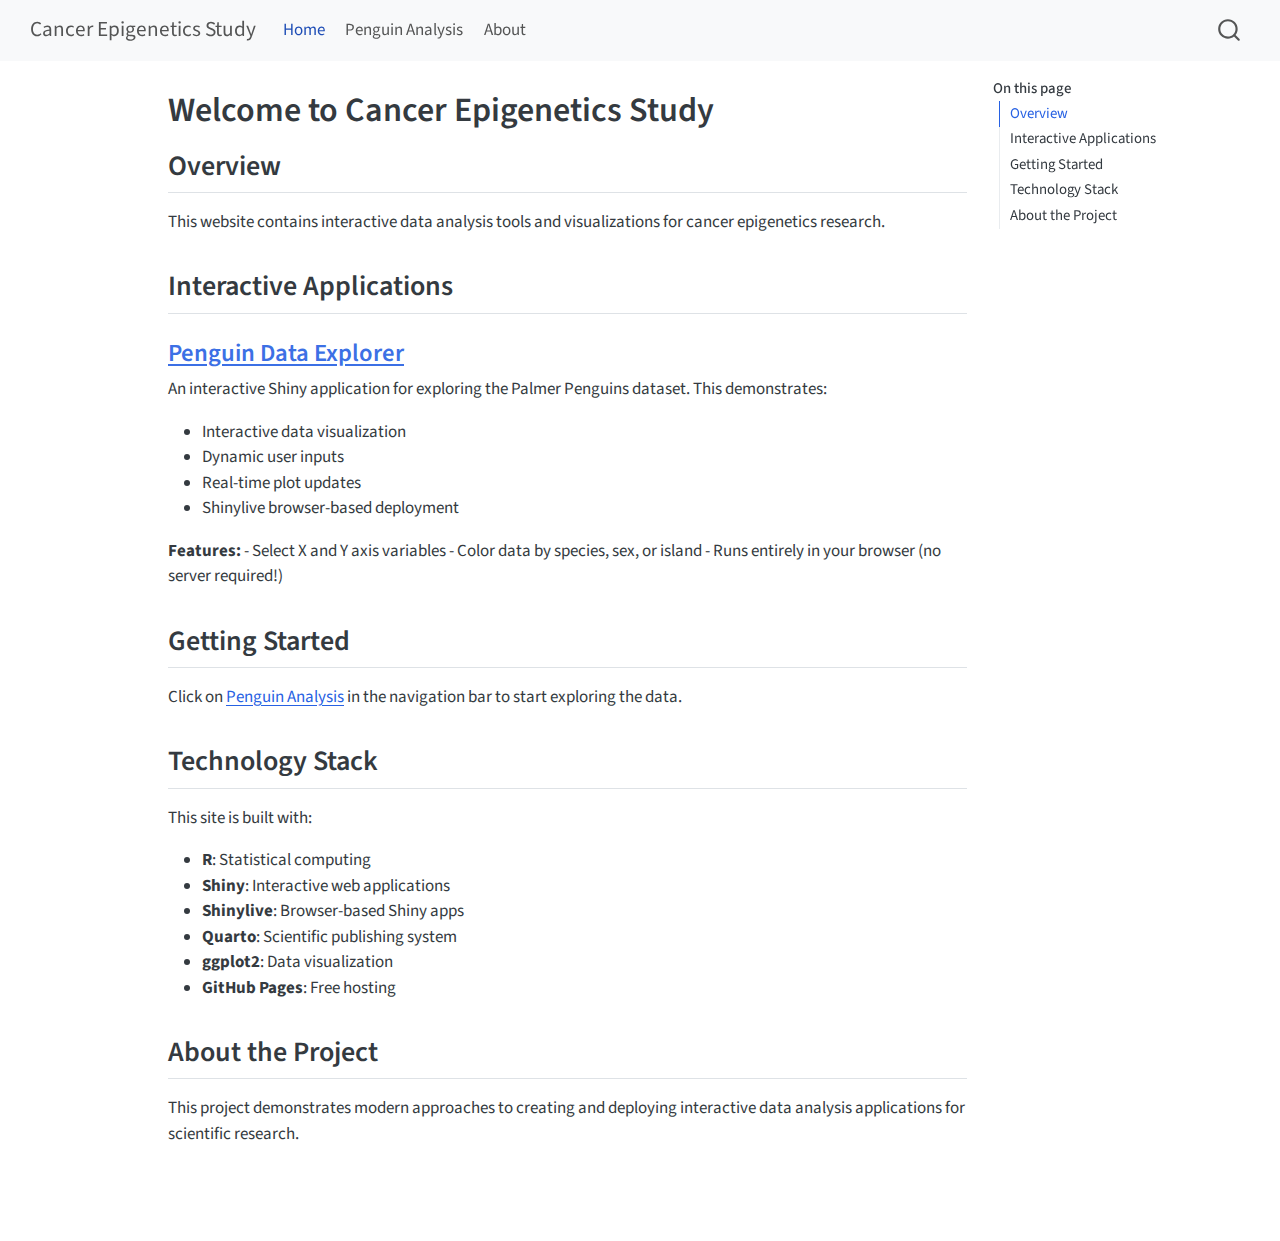
<file: docs/index.html>
<!DOCTYPE html>
<html xmlns="http://www.w3.org/1999/xhtml" lang="en" xml:lang="en"><head>

<meta charset="utf-8">
<meta name="generator" content="quarto-1.4.555">

<meta name="viewport" content="width=device-width, initial-scale=1.0, user-scalable=yes">


<title>Cancer Epigenetics Study - Welcome to Cancer Epigenetics Study</title>
<style>
code{white-space: pre-wrap;}
span.smallcaps{font-variant: small-caps;}
div.columns{display: flex; gap: min(4vw, 1.5em);}
div.column{flex: auto; overflow-x: auto;}
div.hanging-indent{margin-left: 1.5em; text-indent: -1.5em;}
ul.task-list{list-style: none;}
ul.task-list li input[type="checkbox"] {
  width: 0.8em;
  margin: 0 0.8em 0.2em -1em; /* quarto-specific, see https://github.com/quarto-dev/quarto-cli/issues/4556 */ 
  vertical-align: middle;
}
</style>


<script src="site_libs/quarto-nav/quarto-nav.js"></script>
<script src="site_libs/quarto-nav/headroom.min.js"></script>
<script src="site_libs/clipboard/clipboard.min.js"></script>
<script src="site_libs/quarto-search/autocomplete.umd.js"></script>
<script src="site_libs/quarto-search/fuse.min.js"></script>
<script src="site_libs/quarto-search/quarto-search.js"></script>
<meta name="quarto:offset" content="./">
<script src="site_libs/quarto-html/quarto.js"></script>
<script src="site_libs/quarto-html/popper.min.js"></script>
<script src="site_libs/quarto-html/tippy.umd.min.js"></script>
<script src="site_libs/quarto-html/anchor.min.js"></script>
<link href="site_libs/quarto-html/tippy.css" rel="stylesheet">
<link href="site_libs/quarto-html/quarto-syntax-highlighting.css" rel="stylesheet" id="quarto-text-highlighting-styles">
<script src="site_libs/bootstrap/bootstrap.min.js"></script>
<link href="site_libs/bootstrap/bootstrap-icons.css" rel="stylesheet">
<link href="site_libs/bootstrap/bootstrap.min.css" rel="stylesheet" id="quarto-bootstrap" data-mode="light">
<script id="quarto-search-options" type="application/json">{
  "location": "navbar",
  "copy-button": false,
  "collapse-after": 3,
  "panel-placement": "end",
  "type": "overlay",
  "limit": 50,
  "keyboard-shortcut": [
    "f",
    "/",
    "s"
  ],
  "show-item-context": false,
  "language": {
    "search-no-results-text": "No results",
    "search-matching-documents-text": "matching documents",
    "search-copy-link-title": "Copy link to search",
    "search-hide-matches-text": "Hide additional matches",
    "search-more-match-text": "more match in this document",
    "search-more-matches-text": "more matches in this document",
    "search-clear-button-title": "Clear",
    "search-text-placeholder": "",
    "search-detached-cancel-button-title": "Cancel",
    "search-submit-button-title": "Submit",
    "search-label": "Search"
  }
}</script>


</head>

<body class="nav-fixed">

<div id="quarto-search-results"></div>
  <header id="quarto-header" class="headroom fixed-top">
    <nav class="navbar navbar-expand-lg " data-bs-theme="dark">
      <div class="navbar-container container-fluid">
      <div class="navbar-brand-container mx-auto">
    <a class="navbar-brand" href="./index.html">
    <span class="navbar-title">Cancer Epigenetics Study</span>
    </a>
  </div>
            <div id="quarto-search" class="" title="Search"></div>
          <button class="navbar-toggler" type="button" data-bs-toggle="collapse" data-bs-target="#navbarCollapse" aria-controls="navbarCollapse" aria-expanded="false" aria-label="Toggle navigation" onclick="if (window.quartoToggleHeadroom) { window.quartoToggleHeadroom(); }">
  <span class="navbar-toggler-icon"></span>
</button>
          <div class="collapse navbar-collapse" id="navbarCollapse">
            <ul class="navbar-nav navbar-nav-scroll me-auto">
  <li class="nav-item">
    <a class="nav-link active" href="./index.html" aria-current="page"> 
<span class="menu-text">Home</span></a>
  </li>  
  <li class="nav-item">
    <a class="nav-link" href="./penguins-app.html"> 
<span class="menu-text">Penguin Analysis</span></a>
  </li>  
  <li class="nav-item">
    <a class="nav-link" href="./about.html"> 
<span class="menu-text">About</span></a>
  </li>  
</ul>
          </div> <!-- /navcollapse -->
          <div class="quarto-navbar-tools">
</div>
      </div> <!-- /container-fluid -->
    </nav>
</header>
<!-- content -->
<div id="quarto-content" class="quarto-container page-columns page-rows-contents page-layout-article page-navbar">
<!-- sidebar -->
<!-- margin-sidebar -->
    <div id="quarto-margin-sidebar" class="sidebar margin-sidebar">
        <nav id="TOC" role="doc-toc" class="toc-active">
    <h2 id="toc-title">On this page</h2>
   
  <ul>
  <li><a href="#overview" id="toc-overview" class="nav-link active" data-scroll-target="#overview">Overview</a></li>
  <li><a href="#interactive-applications" id="toc-interactive-applications" class="nav-link" data-scroll-target="#interactive-applications">Interactive Applications</a>
  <ul class="collapse">
  <li><a href="#penguin-data-explorer" id="toc-penguin-data-explorer" class="nav-link" data-scroll-target="#penguin-data-explorer">Penguin Data Explorer</a></li>
  </ul></li>
  <li><a href="#getting-started" id="toc-getting-started" class="nav-link" data-scroll-target="#getting-started">Getting Started</a></li>
  <li><a href="#technology-stack" id="toc-technology-stack" class="nav-link" data-scroll-target="#technology-stack">Technology Stack</a></li>
  <li><a href="#about-the-project" id="toc-about-the-project" class="nav-link" data-scroll-target="#about-the-project">About the Project</a></li>
  </ul>
</nav>
    </div>
<!-- main -->
<main class="content" id="quarto-document-content">

<header id="title-block-header" class="quarto-title-block default">
<div class="quarto-title">
<h1 class="title">Welcome to Cancer Epigenetics Study</h1>
</div>



<div class="quarto-title-meta">

    
  
    
  </div>
  


</header>


<section id="overview" class="level2">
<h2 class="anchored" data-anchor-id="overview">Overview</h2>
<p>This website contains interactive data analysis tools and visualizations for cancer epigenetics research.</p>
</section>
<section id="interactive-applications" class="level2">
<h2 class="anchored" data-anchor-id="interactive-applications">Interactive Applications</h2>
<section id="penguin-data-explorer" class="level3">
<h3 class="anchored" data-anchor-id="penguin-data-explorer"><a href="penguins-app.html">Penguin Data Explorer</a></h3>
<p>An interactive Shiny application for exploring the Palmer Penguins dataset. This demonstrates:</p>
<ul>
<li>Interactive data visualization</li>
<li>Dynamic user inputs</li>
<li>Real-time plot updates</li>
<li>Shinylive browser-based deployment</li>
</ul>
<p><strong>Features:</strong> - Select X and Y axis variables - Color data by species, sex, or island - Runs entirely in your browser (no server required!)</p>
</section>
</section>
<section id="getting-started" class="level2">
<h2 class="anchored" data-anchor-id="getting-started">Getting Started</h2>
<p>Click on <a href="penguins-app.html">Penguin Analysis</a> in the navigation bar to start exploring the data.</p>
</section>
<section id="technology-stack" class="level2">
<h2 class="anchored" data-anchor-id="technology-stack">Technology Stack</h2>
<p>This site is built with:</p>
<ul>
<li><strong>R</strong>: Statistical computing</li>
<li><strong>Shiny</strong>: Interactive web applications</li>
<li><strong>Shinylive</strong>: Browser-based Shiny apps</li>
<li><strong>Quarto</strong>: Scientific publishing system</li>
<li><strong>ggplot2</strong>: Data visualization</li>
<li><strong>GitHub Pages</strong>: Free hosting</li>
</ul>
</section>
<section id="about-the-project" class="level2">
<h2 class="anchored" data-anchor-id="about-the-project">About the Project</h2>
<p>This project demonstrates modern approaches to creating and deploying interactive data analysis applications for scientific research.</p>


</section>

</main> <!-- /main -->
<script id="quarto-html-after-body" type="application/javascript">
window.document.addEventListener("DOMContentLoaded", function (event) {
  const toggleBodyColorMode = (bsSheetEl) => {
    const mode = bsSheetEl.getAttribute("data-mode");
    const bodyEl = window.document.querySelector("body");
    if (mode === "dark") {
      bodyEl.classList.add("quarto-dark");
      bodyEl.classList.remove("quarto-light");
    } else {
      bodyEl.classList.add("quarto-light");
      bodyEl.classList.remove("quarto-dark");
    }
  }
  const toggleBodyColorPrimary = () => {
    const bsSheetEl = window.document.querySelector("link#quarto-bootstrap");
    if (bsSheetEl) {
      toggleBodyColorMode(bsSheetEl);
    }
  }
  toggleBodyColorPrimary();  
  const icon = "";
  const anchorJS = new window.AnchorJS();
  anchorJS.options = {
    placement: 'right',
    icon: icon
  };
  anchorJS.add('.anchored');
  const isCodeAnnotation = (el) => {
    for (const clz of el.classList) {
      if (clz.startsWith('code-annotation-')) {                     
        return true;
      }
    }
    return false;
  }
  const clipboard = new window.ClipboardJS('.code-copy-button', {
    text: function(trigger) {
      const codeEl = trigger.previousElementSibling.cloneNode(true);
      for (const childEl of codeEl.children) {
        if (isCodeAnnotation(childEl)) {
          childEl.remove();
        }
      }
      return codeEl.innerText;
    }
  });
  clipboard.on('success', function(e) {
    // button target
    const button = e.trigger;
    // don't keep focus
    button.blur();
    // flash "checked"
    button.classList.add('code-copy-button-checked');
    var currentTitle = button.getAttribute("title");
    button.setAttribute("title", "Copied!");
    let tooltip;
    if (window.bootstrap) {
      button.setAttribute("data-bs-toggle", "tooltip");
      button.setAttribute("data-bs-placement", "left");
      button.setAttribute("data-bs-title", "Copied!");
      tooltip = new bootstrap.Tooltip(button, 
        { trigger: "manual", 
          customClass: "code-copy-button-tooltip",
          offset: [0, -8]});
      tooltip.show();    
    }
    setTimeout(function() {
      if (tooltip) {
        tooltip.hide();
        button.removeAttribute("data-bs-title");
        button.removeAttribute("data-bs-toggle");
        button.removeAttribute("data-bs-placement");
      }
      button.setAttribute("title", currentTitle);
      button.classList.remove('code-copy-button-checked');
    }, 1000);
    // clear code selection
    e.clearSelection();
  });
    var localhostRegex = new RegExp(/^(?:http|https):\/\/localhost\:?[0-9]*\//);
    var mailtoRegex = new RegExp(/^mailto:/);
      var filterRegex = new RegExp('/' + window.location.host + '/');
    var isInternal = (href) => {
        return filterRegex.test(href) || localhostRegex.test(href) || mailtoRegex.test(href);
    }
    // Inspect non-navigation links and adorn them if external
 	var links = window.document.querySelectorAll('a[href]:not(.nav-link):not(.navbar-brand):not(.toc-action):not(.sidebar-link):not(.sidebar-item-toggle):not(.pagination-link):not(.no-external):not([aria-hidden]):not(.dropdown-item):not(.quarto-navigation-tool)');
    for (var i=0; i<links.length; i++) {
      const link = links[i];
      if (!isInternal(link.href)) {
        // undo the damage that might have been done by quarto-nav.js in the case of
        // links that we want to consider external
        if (link.dataset.originalHref !== undefined) {
          link.href = link.dataset.originalHref;
        }
      }
    }
  function tippyHover(el, contentFn, onTriggerFn, onUntriggerFn) {
    const config = {
      allowHTML: true,
      maxWidth: 500,
      delay: 100,
      arrow: false,
      appendTo: function(el) {
          return el.parentElement;
      },
      interactive: true,
      interactiveBorder: 10,
      theme: 'quarto',
      placement: 'bottom-start',
    };
    if (contentFn) {
      config.content = contentFn;
    }
    if (onTriggerFn) {
      config.onTrigger = onTriggerFn;
    }
    if (onUntriggerFn) {
      config.onUntrigger = onUntriggerFn;
    }
    window.tippy(el, config); 
  }
  const noterefs = window.document.querySelectorAll('a[role="doc-noteref"]');
  for (var i=0; i<noterefs.length; i++) {
    const ref = noterefs[i];
    tippyHover(ref, function() {
      // use id or data attribute instead here
      let href = ref.getAttribute('data-footnote-href') || ref.getAttribute('href');
      try { href = new URL(href).hash; } catch {}
      const id = href.replace(/^#\/?/, "");
      const note = window.document.getElementById(id);
      if (note) {
        return note.innerHTML;
      } else {
        return "";
      }
    });
  }
  const xrefs = window.document.querySelectorAll('a.quarto-xref');
  const processXRef = (id, note) => {
    // Strip column container classes
    const stripColumnClz = (el) => {
      el.classList.remove("page-full", "page-columns");
      if (el.children) {
        for (const child of el.children) {
          stripColumnClz(child);
        }
      }
    }
    stripColumnClz(note)
    if (id === null || id.startsWith('sec-')) {
      // Special case sections, only their first couple elements
      const container = document.createElement("div");
      if (note.children && note.children.length > 2) {
        container.appendChild(note.children[0].cloneNode(true));
        for (let i = 1; i < note.children.length; i++) {
          const child = note.children[i];
          if (child.tagName === "P" && child.innerText === "") {
            continue;
          } else {
            container.appendChild(child.cloneNode(true));
            break;
          }
        }
        if (window.Quarto?.typesetMath) {
          window.Quarto.typesetMath(container);
        }
        return container.innerHTML
      } else {
        if (window.Quarto?.typesetMath) {
          window.Quarto.typesetMath(note);
        }
        return note.innerHTML;
      }
    } else {
      // Remove any anchor links if they are present
      const anchorLink = note.querySelector('a.anchorjs-link');
      if (anchorLink) {
        anchorLink.remove();
      }
      if (window.Quarto?.typesetMath) {
        window.Quarto.typesetMath(note);
      }
      // TODO in 1.5, we should make sure this works without a callout special case
      if (note.classList.contains("callout")) {
        return note.outerHTML;
      } else {
        return note.innerHTML;
      }
    }
  }
  for (var i=0; i<xrefs.length; i++) {
    const xref = xrefs[i];
    tippyHover(xref, undefined, function(instance) {
      instance.disable();
      let url = xref.getAttribute('href');
      let hash = undefined; 
      if (url.startsWith('#')) {
        hash = url;
      } else {
        try { hash = new URL(url).hash; } catch {}
      }
      if (hash) {
        const id = hash.replace(/^#\/?/, "");
        const note = window.document.getElementById(id);
        if (note !== null) {
          try {
            const html = processXRef(id, note.cloneNode(true));
            instance.setContent(html);
          } finally {
            instance.enable();
            instance.show();
          }
        } else {
          // See if we can fetch this
          fetch(url.split('#')[0])
          .then(res => res.text())
          .then(html => {
            const parser = new DOMParser();
            const htmlDoc = parser.parseFromString(html, "text/html");
            const note = htmlDoc.getElementById(id);
            if (note !== null) {
              const html = processXRef(id, note);
              instance.setContent(html);
            } 
          }).finally(() => {
            instance.enable();
            instance.show();
          });
        }
      } else {
        // See if we can fetch a full url (with no hash to target)
        // This is a special case and we should probably do some content thinning / targeting
        fetch(url)
        .then(res => res.text())
        .then(html => {
          const parser = new DOMParser();
          const htmlDoc = parser.parseFromString(html, "text/html");
          const note = htmlDoc.querySelector('main.content');
          if (note !== null) {
            // This should only happen for chapter cross references
            // (since there is no id in the URL)
            // remove the first header
            if (note.children.length > 0 && note.children[0].tagName === "HEADER") {
              note.children[0].remove();
            }
            const html = processXRef(null, note);
            instance.setContent(html);
          } 
        }).finally(() => {
          instance.enable();
          instance.show();
        });
      }
    }, function(instance) {
    });
  }
      let selectedAnnoteEl;
      const selectorForAnnotation = ( cell, annotation) => {
        let cellAttr = 'data-code-cell="' + cell + '"';
        let lineAttr = 'data-code-annotation="' +  annotation + '"';
        const selector = 'span[' + cellAttr + '][' + lineAttr + ']';
        return selector;
      }
      const selectCodeLines = (annoteEl) => {
        const doc = window.document;
        const targetCell = annoteEl.getAttribute("data-target-cell");
        const targetAnnotation = annoteEl.getAttribute("data-target-annotation");
        const annoteSpan = window.document.querySelector(selectorForAnnotation(targetCell, targetAnnotation));
        const lines = annoteSpan.getAttribute("data-code-lines").split(",");
        const lineIds = lines.map((line) => {
          return targetCell + "-" + line;
        })
        let top = null;
        let height = null;
        let parent = null;
        if (lineIds.length > 0) {
            //compute the position of the single el (top and bottom and make a div)
            const el = window.document.getElementById(lineIds[0]);
            top = el.offsetTop;
            height = el.offsetHeight;
            parent = el.parentElement.parentElement;
          if (lineIds.length > 1) {
            const lastEl = window.document.getElementById(lineIds[lineIds.length - 1]);
            const bottom = lastEl.offsetTop + lastEl.offsetHeight;
            height = bottom - top;
          }
          if (top !== null && height !== null && parent !== null) {
            // cook up a div (if necessary) and position it 
            let div = window.document.getElementById("code-annotation-line-highlight");
            if (div === null) {
              div = window.document.createElement("div");
              div.setAttribute("id", "code-annotation-line-highlight");
              div.style.position = 'absolute';
              parent.appendChild(div);
            }
            div.style.top = top - 2 + "px";
            div.style.height = height + 4 + "px";
            div.style.left = 0;
            let gutterDiv = window.document.getElementById("code-annotation-line-highlight-gutter");
            if (gutterDiv === null) {
              gutterDiv = window.document.createElement("div");
              gutterDiv.setAttribute("id", "code-annotation-line-highlight-gutter");
              gutterDiv.style.position = 'absolute';
              const codeCell = window.document.getElementById(targetCell);
              const gutter = codeCell.querySelector('.code-annotation-gutter');
              gutter.appendChild(gutterDiv);
            }
            gutterDiv.style.top = top - 2 + "px";
            gutterDiv.style.height = height + 4 + "px";
          }
          selectedAnnoteEl = annoteEl;
        }
      };
      const unselectCodeLines = () => {
        const elementsIds = ["code-annotation-line-highlight", "code-annotation-line-highlight-gutter"];
        elementsIds.forEach((elId) => {
          const div = window.document.getElementById(elId);
          if (div) {
            div.remove();
          }
        });
        selectedAnnoteEl = undefined;
      };
        // Handle positioning of the toggle
    window.addEventListener(
      "resize",
      throttle(() => {
        elRect = undefined;
        if (selectedAnnoteEl) {
          selectCodeLines(selectedAnnoteEl);
        }
      }, 10)
    );
    function throttle(fn, ms) {
    let throttle = false;
    let timer;
      return (...args) => {
        if(!throttle) { // first call gets through
            fn.apply(this, args);
            throttle = true;
        } else { // all the others get throttled
            if(timer) clearTimeout(timer); // cancel #2
            timer = setTimeout(() => {
              fn.apply(this, args);
              timer = throttle = false;
            }, ms);
        }
      };
    }
      // Attach click handler to the DT
      const annoteDls = window.document.querySelectorAll('dt[data-target-cell]');
      for (const annoteDlNode of annoteDls) {
        annoteDlNode.addEventListener('click', (event) => {
          const clickedEl = event.target;
          if (clickedEl !== selectedAnnoteEl) {
            unselectCodeLines();
            const activeEl = window.document.querySelector('dt[data-target-cell].code-annotation-active');
            if (activeEl) {
              activeEl.classList.remove('code-annotation-active');
            }
            selectCodeLines(clickedEl);
            clickedEl.classList.add('code-annotation-active');
          } else {
            // Unselect the line
            unselectCodeLines();
            clickedEl.classList.remove('code-annotation-active');
          }
        });
      }
  const findCites = (el) => {
    const parentEl = el.parentElement;
    if (parentEl) {
      const cites = parentEl.dataset.cites;
      if (cites) {
        return {
          el,
          cites: cites.split(' ')
        };
      } else {
        return findCites(el.parentElement)
      }
    } else {
      return undefined;
    }
  };
  var bibliorefs = window.document.querySelectorAll('a[role="doc-biblioref"]');
  for (var i=0; i<bibliorefs.length; i++) {
    const ref = bibliorefs[i];
    const citeInfo = findCites(ref);
    if (citeInfo) {
      tippyHover(citeInfo.el, function() {
        var popup = window.document.createElement('div');
        citeInfo.cites.forEach(function(cite) {
          var citeDiv = window.document.createElement('div');
          citeDiv.classList.add('hanging-indent');
          citeDiv.classList.add('csl-entry');
          var biblioDiv = window.document.getElementById('ref-' + cite);
          if (biblioDiv) {
            citeDiv.innerHTML = biblioDiv.innerHTML;
          }
          popup.appendChild(citeDiv);
        });
        return popup.innerHTML;
      });
    }
  }
});
</script>
</div> <!-- /content -->




</body></html>
</file>
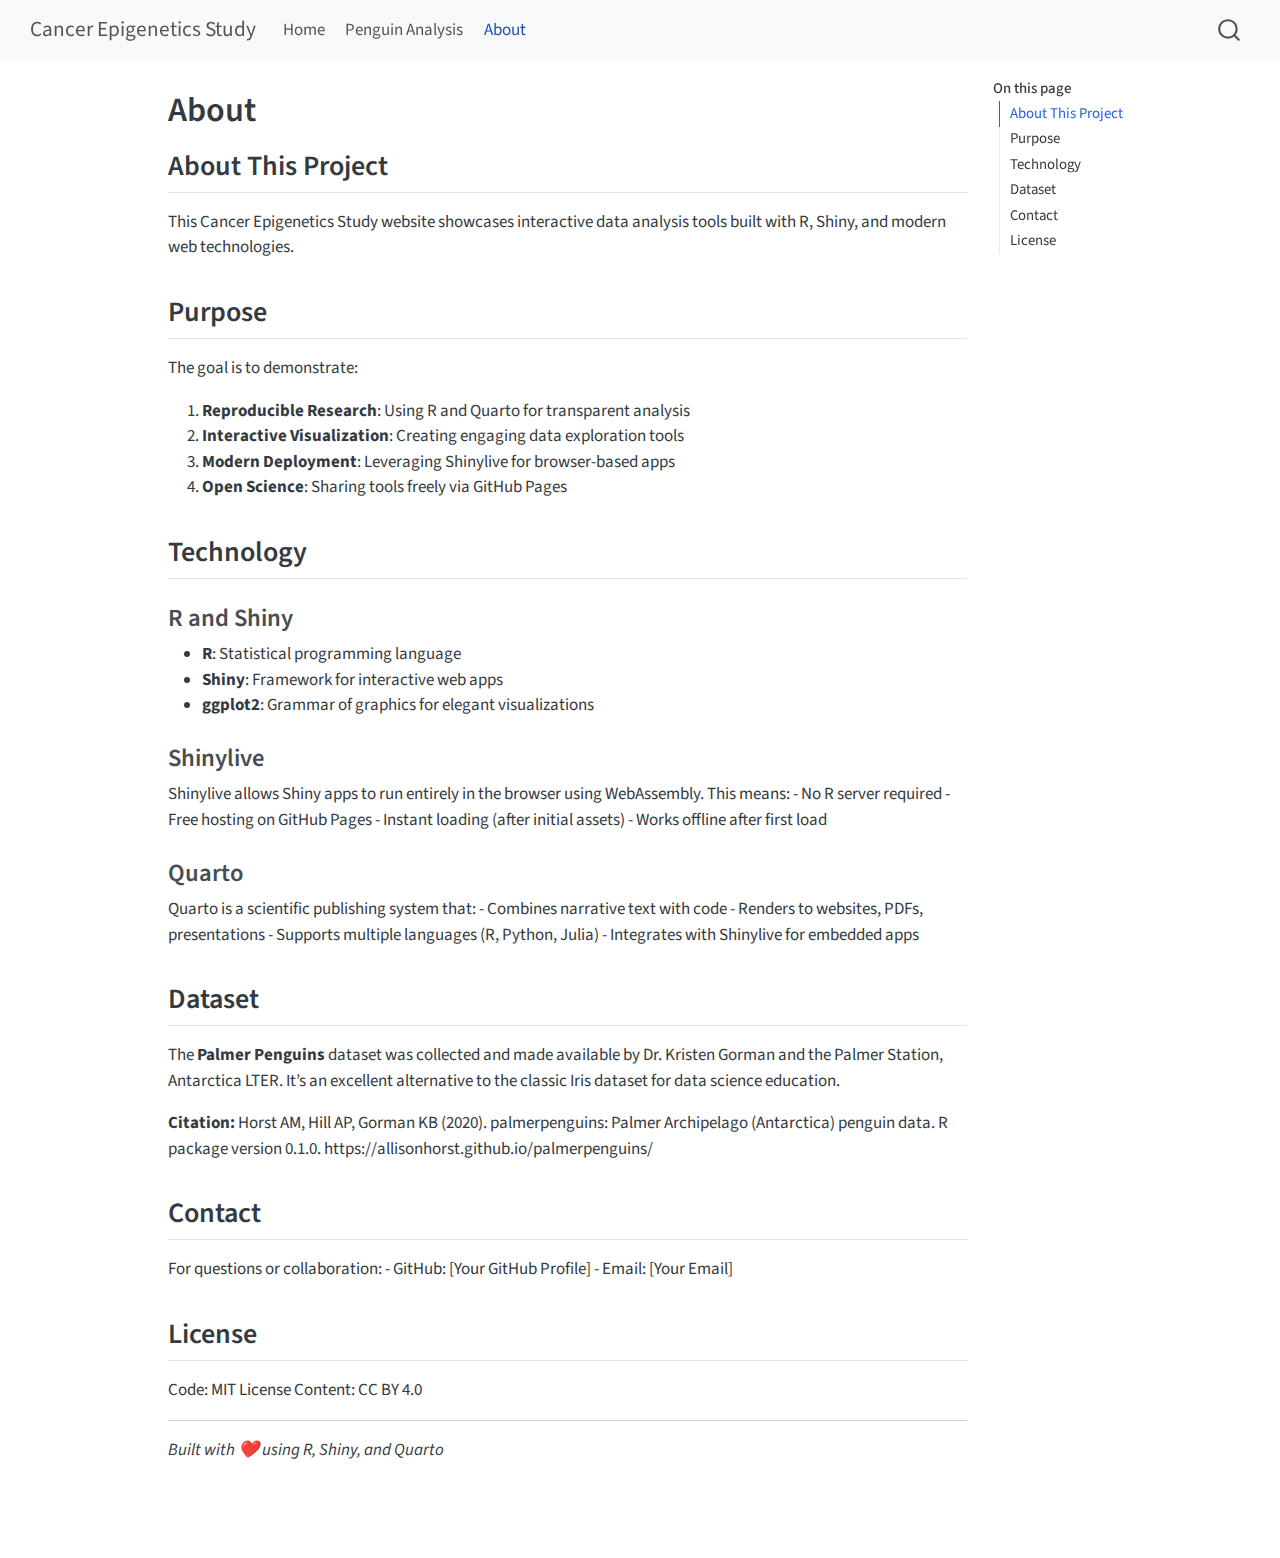
<file: docs/about.html>
<!DOCTYPE html>
<html xmlns="http://www.w3.org/1999/xhtml" lang="en" xml:lang="en"><head>

<meta charset="utf-8">
<meta name="generator" content="quarto-1.4.555">

<meta name="viewport" content="width=device-width, initial-scale=1.0, user-scalable=yes">


<title>Cancer Epigenetics Study - About</title>
<style>
code{white-space: pre-wrap;}
span.smallcaps{font-variant: small-caps;}
div.columns{display: flex; gap: min(4vw, 1.5em);}
div.column{flex: auto; overflow-x: auto;}
div.hanging-indent{margin-left: 1.5em; text-indent: -1.5em;}
ul.task-list{list-style: none;}
ul.task-list li input[type="checkbox"] {
  width: 0.8em;
  margin: 0 0.8em 0.2em -1em; /* quarto-specific, see https://github.com/quarto-dev/quarto-cli/issues/4556 */ 
  vertical-align: middle;
}
</style>


<script src="site_libs/quarto-nav/quarto-nav.js"></script>
<script src="site_libs/quarto-nav/headroom.min.js"></script>
<script src="site_libs/clipboard/clipboard.min.js"></script>
<script src="site_libs/quarto-search/autocomplete.umd.js"></script>
<script src="site_libs/quarto-search/fuse.min.js"></script>
<script src="site_libs/quarto-search/quarto-search.js"></script>
<meta name="quarto:offset" content="./">
<script src="site_libs/quarto-html/quarto.js"></script>
<script src="site_libs/quarto-html/popper.min.js"></script>
<script src="site_libs/quarto-html/tippy.umd.min.js"></script>
<script src="site_libs/quarto-html/anchor.min.js"></script>
<link href="site_libs/quarto-html/tippy.css" rel="stylesheet">
<link href="site_libs/quarto-html/quarto-syntax-highlighting.css" rel="stylesheet" id="quarto-text-highlighting-styles">
<script src="site_libs/bootstrap/bootstrap.min.js"></script>
<link href="site_libs/bootstrap/bootstrap-icons.css" rel="stylesheet">
<link href="site_libs/bootstrap/bootstrap.min.css" rel="stylesheet" id="quarto-bootstrap" data-mode="light">
<script id="quarto-search-options" type="application/json">{
  "location": "navbar",
  "copy-button": false,
  "collapse-after": 3,
  "panel-placement": "end",
  "type": "overlay",
  "limit": 50,
  "keyboard-shortcut": [
    "f",
    "/",
    "s"
  ],
  "show-item-context": false,
  "language": {
    "search-no-results-text": "No results",
    "search-matching-documents-text": "matching documents",
    "search-copy-link-title": "Copy link to search",
    "search-hide-matches-text": "Hide additional matches",
    "search-more-match-text": "more match in this document",
    "search-more-matches-text": "more matches in this document",
    "search-clear-button-title": "Clear",
    "search-text-placeholder": "",
    "search-detached-cancel-button-title": "Cancel",
    "search-submit-button-title": "Submit",
    "search-label": "Search"
  }
}</script>


</head>

<body class="nav-fixed">

<div id="quarto-search-results"></div>
  <header id="quarto-header" class="headroom fixed-top">
    <nav class="navbar navbar-expand-lg " data-bs-theme="dark">
      <div class="navbar-container container-fluid">
      <div class="navbar-brand-container mx-auto">
    <a class="navbar-brand" href="./index.html">
    <span class="navbar-title">Cancer Epigenetics Study</span>
    </a>
  </div>
            <div id="quarto-search" class="" title="Search"></div>
          <button class="navbar-toggler" type="button" data-bs-toggle="collapse" data-bs-target="#navbarCollapse" aria-controls="navbarCollapse" aria-expanded="false" aria-label="Toggle navigation" onclick="if (window.quartoToggleHeadroom) { window.quartoToggleHeadroom(); }">
  <span class="navbar-toggler-icon"></span>
</button>
          <div class="collapse navbar-collapse" id="navbarCollapse">
            <ul class="navbar-nav navbar-nav-scroll me-auto">
  <li class="nav-item">
    <a class="nav-link" href="./index.html"> 
<span class="menu-text">Home</span></a>
  </li>  
  <li class="nav-item">
    <a class="nav-link" href="./penguins-app.html"> 
<span class="menu-text">Penguin Analysis</span></a>
  </li>  
  <li class="nav-item">
    <a class="nav-link active" href="./about.html" aria-current="page"> 
<span class="menu-text">About</span></a>
  </li>  
</ul>
          </div> <!-- /navcollapse -->
          <div class="quarto-navbar-tools">
</div>
      </div> <!-- /container-fluid -->
    </nav>
</header>
<!-- content -->
<div id="quarto-content" class="quarto-container page-columns page-rows-contents page-layout-article page-navbar">
<!-- sidebar -->
<!-- margin-sidebar -->
    <div id="quarto-margin-sidebar" class="sidebar margin-sidebar">
        <nav id="TOC" role="doc-toc" class="toc-active">
    <h2 id="toc-title">On this page</h2>
   
  <ul>
  <li><a href="#about-this-project" id="toc-about-this-project" class="nav-link active" data-scroll-target="#about-this-project">About This Project</a></li>
  <li><a href="#purpose" id="toc-purpose" class="nav-link" data-scroll-target="#purpose">Purpose</a></li>
  <li><a href="#technology" id="toc-technology" class="nav-link" data-scroll-target="#technology">Technology</a>
  <ul class="collapse">
  <li><a href="#r-and-shiny" id="toc-r-and-shiny" class="nav-link" data-scroll-target="#r-and-shiny">R and Shiny</a></li>
  <li><a href="#shinylive" id="toc-shinylive" class="nav-link" data-scroll-target="#shinylive">Shinylive</a></li>
  <li><a href="#quarto" id="toc-quarto" class="nav-link" data-scroll-target="#quarto">Quarto</a></li>
  </ul></li>
  <li><a href="#dataset" id="toc-dataset" class="nav-link" data-scroll-target="#dataset">Dataset</a></li>
  <li><a href="#contact" id="toc-contact" class="nav-link" data-scroll-target="#contact">Contact</a></li>
  <li><a href="#license" id="toc-license" class="nav-link" data-scroll-target="#license">License</a></li>
  </ul>
</nav>
    </div>
<!-- main -->
<main class="content" id="quarto-document-content">

<header id="title-block-header" class="quarto-title-block default">
<div class="quarto-title">
<h1 class="title">About</h1>
</div>



<div class="quarto-title-meta">

    
  
    
  </div>
  


</header>


<section id="about-this-project" class="level2">
<h2 class="anchored" data-anchor-id="about-this-project">About This Project</h2>
<p>This Cancer Epigenetics Study website showcases interactive data analysis tools built with R, Shiny, and modern web technologies.</p>
</section>
<section id="purpose" class="level2">
<h2 class="anchored" data-anchor-id="purpose">Purpose</h2>
<p>The goal is to demonstrate:</p>
<ol type="1">
<li><strong>Reproducible Research</strong>: Using R and Quarto for transparent analysis</li>
<li><strong>Interactive Visualization</strong>: Creating engaging data exploration tools</li>
<li><strong>Modern Deployment</strong>: Leveraging Shinylive for browser-based apps</li>
<li><strong>Open Science</strong>: Sharing tools freely via GitHub Pages</li>
</ol>
</section>
<section id="technology" class="level2">
<h2 class="anchored" data-anchor-id="technology">Technology</h2>
<section id="r-and-shiny" class="level3">
<h3 class="anchored" data-anchor-id="r-and-shiny">R and Shiny</h3>
<ul>
<li><strong>R</strong>: Statistical programming language</li>
<li><strong>Shiny</strong>: Framework for interactive web apps</li>
<li><strong>ggplot2</strong>: Grammar of graphics for elegant visualizations</li>
</ul>
</section>
<section id="shinylive" class="level3">
<h3 class="anchored" data-anchor-id="shinylive">Shinylive</h3>
<p>Shinylive allows Shiny apps to run entirely in the browser using WebAssembly. This means: - No R server required - Free hosting on GitHub Pages - Instant loading (after initial assets) - Works offline after first load</p>
</section>
<section id="quarto" class="level3">
<h3 class="anchored" data-anchor-id="quarto">Quarto</h3>
<p>Quarto is a scientific publishing system that: - Combines narrative text with code - Renders to websites, PDFs, presentations - Supports multiple languages (R, Python, Julia) - Integrates with Shinylive for embedded apps</p>
</section>
</section>
<section id="dataset" class="level2">
<h2 class="anchored" data-anchor-id="dataset">Dataset</h2>
<p>The <strong>Palmer Penguins</strong> dataset was collected and made available by Dr.&nbsp;Kristen Gorman and the Palmer Station, Antarctica LTER. It’s an excellent alternative to the classic Iris dataset for data science education.</p>
<p><strong>Citation:</strong> Horst AM, Hill AP, Gorman KB (2020). palmerpenguins: Palmer Archipelago (Antarctica) penguin data. R package version 0.1.0. https://allisonhorst.github.io/palmerpenguins/</p>
</section>
<section id="contact" class="level2">
<h2 class="anchored" data-anchor-id="contact">Contact</h2>
<p>For questions or collaboration: - GitHub: [Your GitHub Profile] - Email: [Your Email]</p>
</section>
<section id="license" class="level2">
<h2 class="anchored" data-anchor-id="license">License</h2>
<p>Code: MIT License Content: CC BY 4.0</p>
<hr>
<p><em>Built with ❤️ using R, Shiny, and Quarto</em></p>


</section>

</main> <!-- /main -->
<script id="quarto-html-after-body" type="application/javascript">
window.document.addEventListener("DOMContentLoaded", function (event) {
  const toggleBodyColorMode = (bsSheetEl) => {
    const mode = bsSheetEl.getAttribute("data-mode");
    const bodyEl = window.document.querySelector("body");
    if (mode === "dark") {
      bodyEl.classList.add("quarto-dark");
      bodyEl.classList.remove("quarto-light");
    } else {
      bodyEl.classList.add("quarto-light");
      bodyEl.classList.remove("quarto-dark");
    }
  }
  const toggleBodyColorPrimary = () => {
    const bsSheetEl = window.document.querySelector("link#quarto-bootstrap");
    if (bsSheetEl) {
      toggleBodyColorMode(bsSheetEl);
    }
  }
  toggleBodyColorPrimary();  
  const icon = "";
  const anchorJS = new window.AnchorJS();
  anchorJS.options = {
    placement: 'right',
    icon: icon
  };
  anchorJS.add('.anchored');
  const isCodeAnnotation = (el) => {
    for (const clz of el.classList) {
      if (clz.startsWith('code-annotation-')) {                     
        return true;
      }
    }
    return false;
  }
  const clipboard = new window.ClipboardJS('.code-copy-button', {
    text: function(trigger) {
      const codeEl = trigger.previousElementSibling.cloneNode(true);
      for (const childEl of codeEl.children) {
        if (isCodeAnnotation(childEl)) {
          childEl.remove();
        }
      }
      return codeEl.innerText;
    }
  });
  clipboard.on('success', function(e) {
    // button target
    const button = e.trigger;
    // don't keep focus
    button.blur();
    // flash "checked"
    button.classList.add('code-copy-button-checked');
    var currentTitle = button.getAttribute("title");
    button.setAttribute("title", "Copied!");
    let tooltip;
    if (window.bootstrap) {
      button.setAttribute("data-bs-toggle", "tooltip");
      button.setAttribute("data-bs-placement", "left");
      button.setAttribute("data-bs-title", "Copied!");
      tooltip = new bootstrap.Tooltip(button, 
        { trigger: "manual", 
          customClass: "code-copy-button-tooltip",
          offset: [0, -8]});
      tooltip.show();    
    }
    setTimeout(function() {
      if (tooltip) {
        tooltip.hide();
        button.removeAttribute("data-bs-title");
        button.removeAttribute("data-bs-toggle");
        button.removeAttribute("data-bs-placement");
      }
      button.setAttribute("title", currentTitle);
      button.classList.remove('code-copy-button-checked');
    }, 1000);
    // clear code selection
    e.clearSelection();
  });
    var localhostRegex = new RegExp(/^(?:http|https):\/\/localhost\:?[0-9]*\//);
    var mailtoRegex = new RegExp(/^mailto:/);
      var filterRegex = new RegExp('/' + window.location.host + '/');
    var isInternal = (href) => {
        return filterRegex.test(href) || localhostRegex.test(href) || mailtoRegex.test(href);
    }
    // Inspect non-navigation links and adorn them if external
 	var links = window.document.querySelectorAll('a[href]:not(.nav-link):not(.navbar-brand):not(.toc-action):not(.sidebar-link):not(.sidebar-item-toggle):not(.pagination-link):not(.no-external):not([aria-hidden]):not(.dropdown-item):not(.quarto-navigation-tool)');
    for (var i=0; i<links.length; i++) {
      const link = links[i];
      if (!isInternal(link.href)) {
        // undo the damage that might have been done by quarto-nav.js in the case of
        // links that we want to consider external
        if (link.dataset.originalHref !== undefined) {
          link.href = link.dataset.originalHref;
        }
      }
    }
  function tippyHover(el, contentFn, onTriggerFn, onUntriggerFn) {
    const config = {
      allowHTML: true,
      maxWidth: 500,
      delay: 100,
      arrow: false,
      appendTo: function(el) {
          return el.parentElement;
      },
      interactive: true,
      interactiveBorder: 10,
      theme: 'quarto',
      placement: 'bottom-start',
    };
    if (contentFn) {
      config.content = contentFn;
    }
    if (onTriggerFn) {
      config.onTrigger = onTriggerFn;
    }
    if (onUntriggerFn) {
      config.onUntrigger = onUntriggerFn;
    }
    window.tippy(el, config); 
  }
  const noterefs = window.document.querySelectorAll('a[role="doc-noteref"]');
  for (var i=0; i<noterefs.length; i++) {
    const ref = noterefs[i];
    tippyHover(ref, function() {
      // use id or data attribute instead here
      let href = ref.getAttribute('data-footnote-href') || ref.getAttribute('href');
      try { href = new URL(href).hash; } catch {}
      const id = href.replace(/^#\/?/, "");
      const note = window.document.getElementById(id);
      if (note) {
        return note.innerHTML;
      } else {
        return "";
      }
    });
  }
  const xrefs = window.document.querySelectorAll('a.quarto-xref');
  const processXRef = (id, note) => {
    // Strip column container classes
    const stripColumnClz = (el) => {
      el.classList.remove("page-full", "page-columns");
      if (el.children) {
        for (const child of el.children) {
          stripColumnClz(child);
        }
      }
    }
    stripColumnClz(note)
    if (id === null || id.startsWith('sec-')) {
      // Special case sections, only their first couple elements
      const container = document.createElement("div");
      if (note.children && note.children.length > 2) {
        container.appendChild(note.children[0].cloneNode(true));
        for (let i = 1; i < note.children.length; i++) {
          const child = note.children[i];
          if (child.tagName === "P" && child.innerText === "") {
            continue;
          } else {
            container.appendChild(child.cloneNode(true));
            break;
          }
        }
        if (window.Quarto?.typesetMath) {
          window.Quarto.typesetMath(container);
        }
        return container.innerHTML
      } else {
        if (window.Quarto?.typesetMath) {
          window.Quarto.typesetMath(note);
        }
        return note.innerHTML;
      }
    } else {
      // Remove any anchor links if they are present
      const anchorLink = note.querySelector('a.anchorjs-link');
      if (anchorLink) {
        anchorLink.remove();
      }
      if (window.Quarto?.typesetMath) {
        window.Quarto.typesetMath(note);
      }
      // TODO in 1.5, we should make sure this works without a callout special case
      if (note.classList.contains("callout")) {
        return note.outerHTML;
      } else {
        return note.innerHTML;
      }
    }
  }
  for (var i=0; i<xrefs.length; i++) {
    const xref = xrefs[i];
    tippyHover(xref, undefined, function(instance) {
      instance.disable();
      let url = xref.getAttribute('href');
      let hash = undefined; 
      if (url.startsWith('#')) {
        hash = url;
      } else {
        try { hash = new URL(url).hash; } catch {}
      }
      if (hash) {
        const id = hash.replace(/^#\/?/, "");
        const note = window.document.getElementById(id);
        if (note !== null) {
          try {
            const html = processXRef(id, note.cloneNode(true));
            instance.setContent(html);
          } finally {
            instance.enable();
            instance.show();
          }
        } else {
          // See if we can fetch this
          fetch(url.split('#')[0])
          .then(res => res.text())
          .then(html => {
            const parser = new DOMParser();
            const htmlDoc = parser.parseFromString(html, "text/html");
            const note = htmlDoc.getElementById(id);
            if (note !== null) {
              const html = processXRef(id, note);
              instance.setContent(html);
            } 
          }).finally(() => {
            instance.enable();
            instance.show();
          });
        }
      } else {
        // See if we can fetch a full url (with no hash to target)
        // This is a special case and we should probably do some content thinning / targeting
        fetch(url)
        .then(res => res.text())
        .then(html => {
          const parser = new DOMParser();
          const htmlDoc = parser.parseFromString(html, "text/html");
          const note = htmlDoc.querySelector('main.content');
          if (note !== null) {
            // This should only happen for chapter cross references
            // (since there is no id in the URL)
            // remove the first header
            if (note.children.length > 0 && note.children[0].tagName === "HEADER") {
              note.children[0].remove();
            }
            const html = processXRef(null, note);
            instance.setContent(html);
          } 
        }).finally(() => {
          instance.enable();
          instance.show();
        });
      }
    }, function(instance) {
    });
  }
      let selectedAnnoteEl;
      const selectorForAnnotation = ( cell, annotation) => {
        let cellAttr = 'data-code-cell="' + cell + '"';
        let lineAttr = 'data-code-annotation="' +  annotation + '"';
        const selector = 'span[' + cellAttr + '][' + lineAttr + ']';
        return selector;
      }
      const selectCodeLines = (annoteEl) => {
        const doc = window.document;
        const targetCell = annoteEl.getAttribute("data-target-cell");
        const targetAnnotation = annoteEl.getAttribute("data-target-annotation");
        const annoteSpan = window.document.querySelector(selectorForAnnotation(targetCell, targetAnnotation));
        const lines = annoteSpan.getAttribute("data-code-lines").split(",");
        const lineIds = lines.map((line) => {
          return targetCell + "-" + line;
        })
        let top = null;
        let height = null;
        let parent = null;
        if (lineIds.length > 0) {
            //compute the position of the single el (top and bottom and make a div)
            const el = window.document.getElementById(lineIds[0]);
            top = el.offsetTop;
            height = el.offsetHeight;
            parent = el.parentElement.parentElement;
          if (lineIds.length > 1) {
            const lastEl = window.document.getElementById(lineIds[lineIds.length - 1]);
            const bottom = lastEl.offsetTop + lastEl.offsetHeight;
            height = bottom - top;
          }
          if (top !== null && height !== null && parent !== null) {
            // cook up a div (if necessary) and position it 
            let div = window.document.getElementById("code-annotation-line-highlight");
            if (div === null) {
              div = window.document.createElement("div");
              div.setAttribute("id", "code-annotation-line-highlight");
              div.style.position = 'absolute';
              parent.appendChild(div);
            }
            div.style.top = top - 2 + "px";
            div.style.height = height + 4 + "px";
            div.style.left = 0;
            let gutterDiv = window.document.getElementById("code-annotation-line-highlight-gutter");
            if (gutterDiv === null) {
              gutterDiv = window.document.createElement("div");
              gutterDiv.setAttribute("id", "code-annotation-line-highlight-gutter");
              gutterDiv.style.position = 'absolute';
              const codeCell = window.document.getElementById(targetCell);
              const gutter = codeCell.querySelector('.code-annotation-gutter');
              gutter.appendChild(gutterDiv);
            }
            gutterDiv.style.top = top - 2 + "px";
            gutterDiv.style.height = height + 4 + "px";
          }
          selectedAnnoteEl = annoteEl;
        }
      };
      const unselectCodeLines = () => {
        const elementsIds = ["code-annotation-line-highlight", "code-annotation-line-highlight-gutter"];
        elementsIds.forEach((elId) => {
          const div = window.document.getElementById(elId);
          if (div) {
            div.remove();
          }
        });
        selectedAnnoteEl = undefined;
      };
        // Handle positioning of the toggle
    window.addEventListener(
      "resize",
      throttle(() => {
        elRect = undefined;
        if (selectedAnnoteEl) {
          selectCodeLines(selectedAnnoteEl);
        }
      }, 10)
    );
    function throttle(fn, ms) {
    let throttle = false;
    let timer;
      return (...args) => {
        if(!throttle) { // first call gets through
            fn.apply(this, args);
            throttle = true;
        } else { // all the others get throttled
            if(timer) clearTimeout(timer); // cancel #2
            timer = setTimeout(() => {
              fn.apply(this, args);
              timer = throttle = false;
            }, ms);
        }
      };
    }
      // Attach click handler to the DT
      const annoteDls = window.document.querySelectorAll('dt[data-target-cell]');
      for (const annoteDlNode of annoteDls) {
        annoteDlNode.addEventListener('click', (event) => {
          const clickedEl = event.target;
          if (clickedEl !== selectedAnnoteEl) {
            unselectCodeLines();
            const activeEl = window.document.querySelector('dt[data-target-cell].code-annotation-active');
            if (activeEl) {
              activeEl.classList.remove('code-annotation-active');
            }
            selectCodeLines(clickedEl);
            clickedEl.classList.add('code-annotation-active');
          } else {
            // Unselect the line
            unselectCodeLines();
            clickedEl.classList.remove('code-annotation-active');
          }
        });
      }
  const findCites = (el) => {
    const parentEl = el.parentElement;
    if (parentEl) {
      const cites = parentEl.dataset.cites;
      if (cites) {
        return {
          el,
          cites: cites.split(' ')
        };
      } else {
        return findCites(el.parentElement)
      }
    } else {
      return undefined;
    }
  };
  var bibliorefs = window.document.querySelectorAll('a[role="doc-biblioref"]');
  for (var i=0; i<bibliorefs.length; i++) {
    const ref = bibliorefs[i];
    const citeInfo = findCites(ref);
    if (citeInfo) {
      tippyHover(citeInfo.el, function() {
        var popup = window.document.createElement('div');
        citeInfo.cites.forEach(function(cite) {
          var citeDiv = window.document.createElement('div');
          citeDiv.classList.add('hanging-indent');
          citeDiv.classList.add('csl-entry');
          var biblioDiv = window.document.getElementById('ref-' + cite);
          if (biblioDiv) {
            citeDiv.innerHTML = biblioDiv.innerHTML;
          }
          popup.appendChild(citeDiv);
        });
        return popup.innerHTML;
      });
    }
  }
});
</script>
</div> <!-- /content -->




</body></html>
</file>
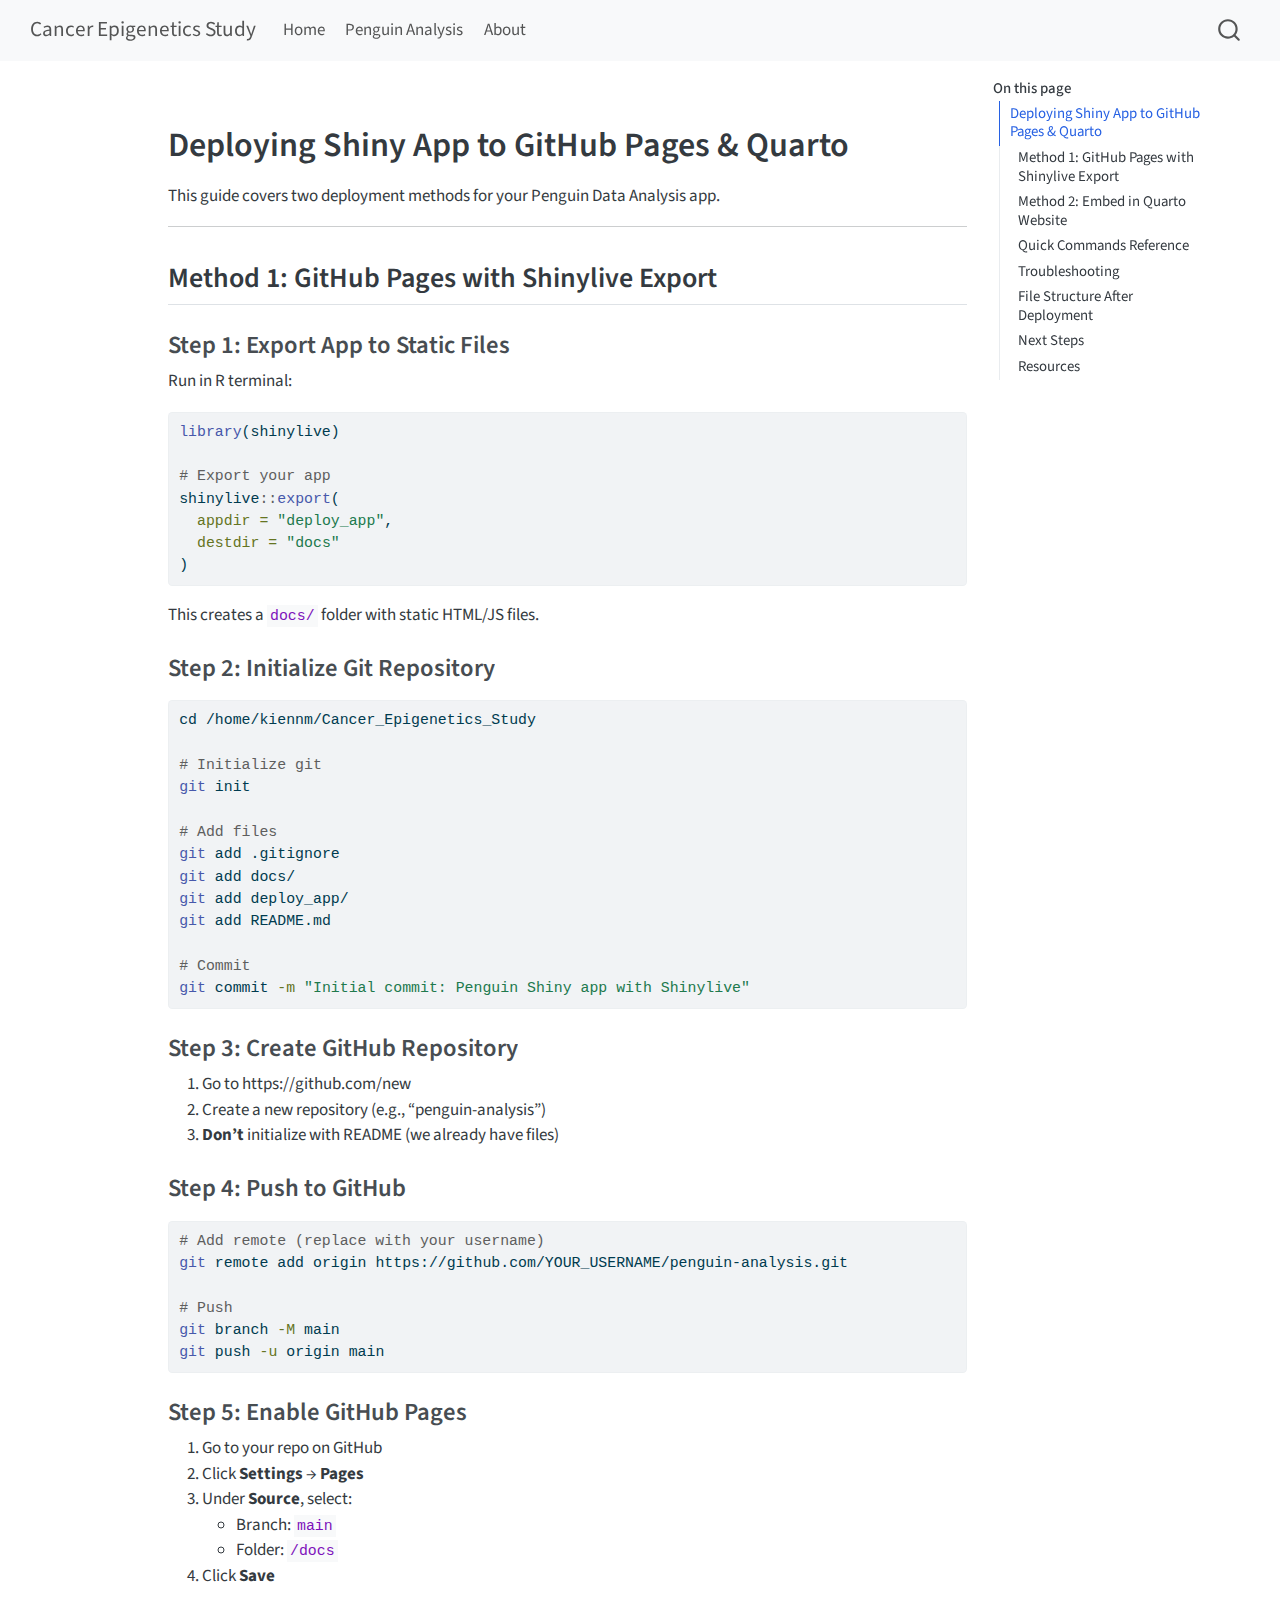
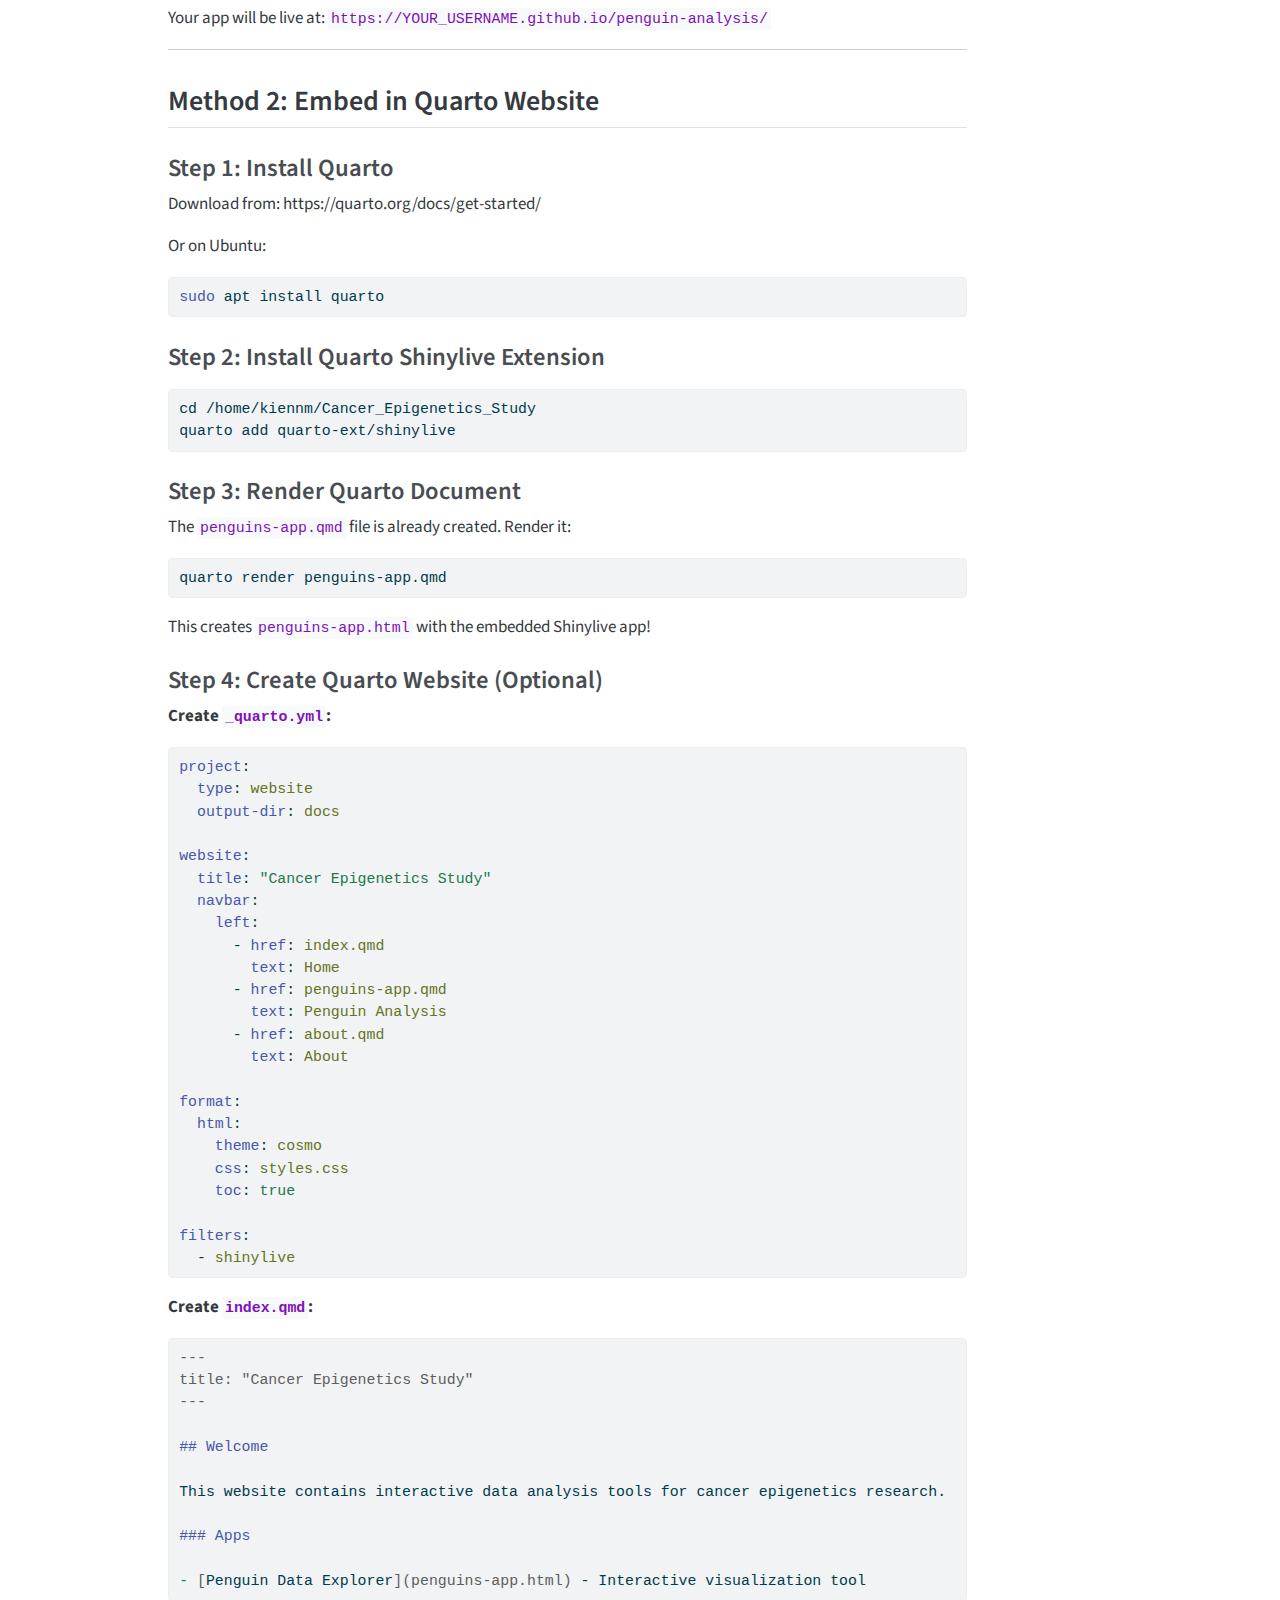
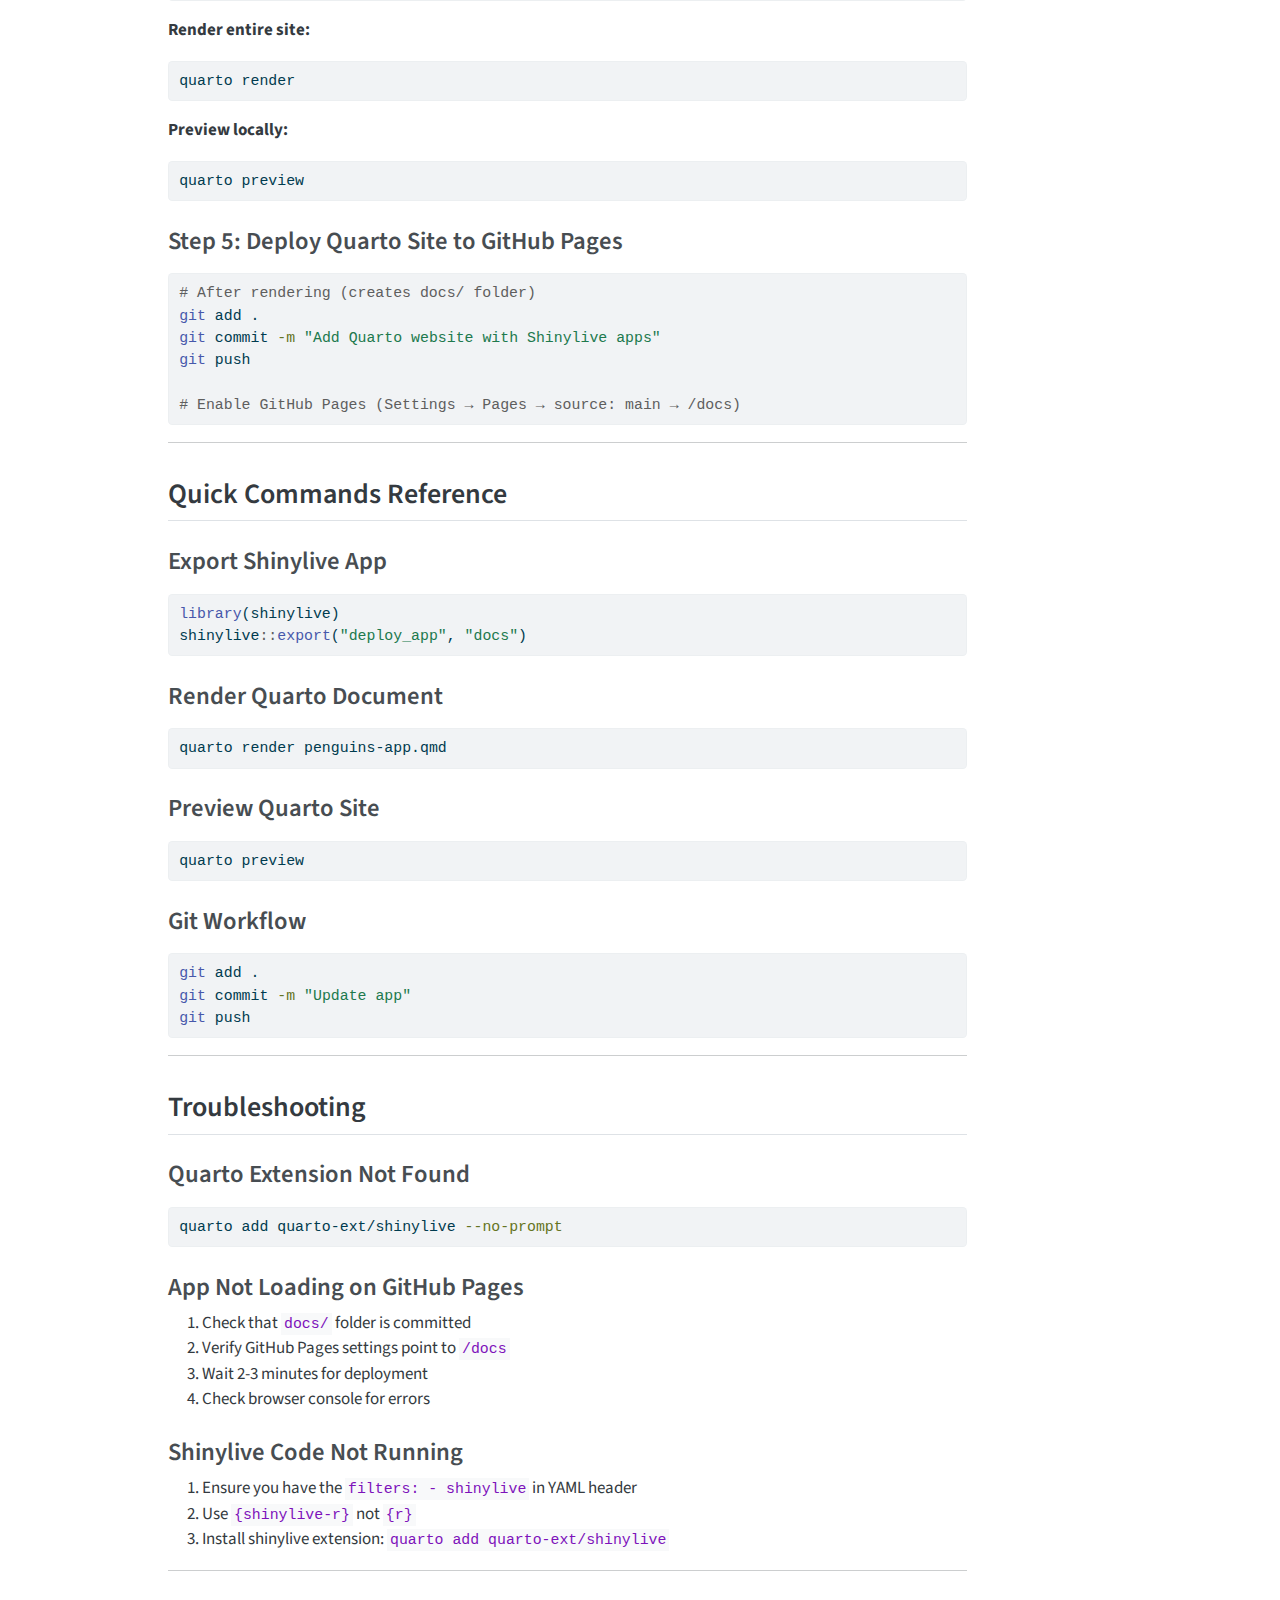
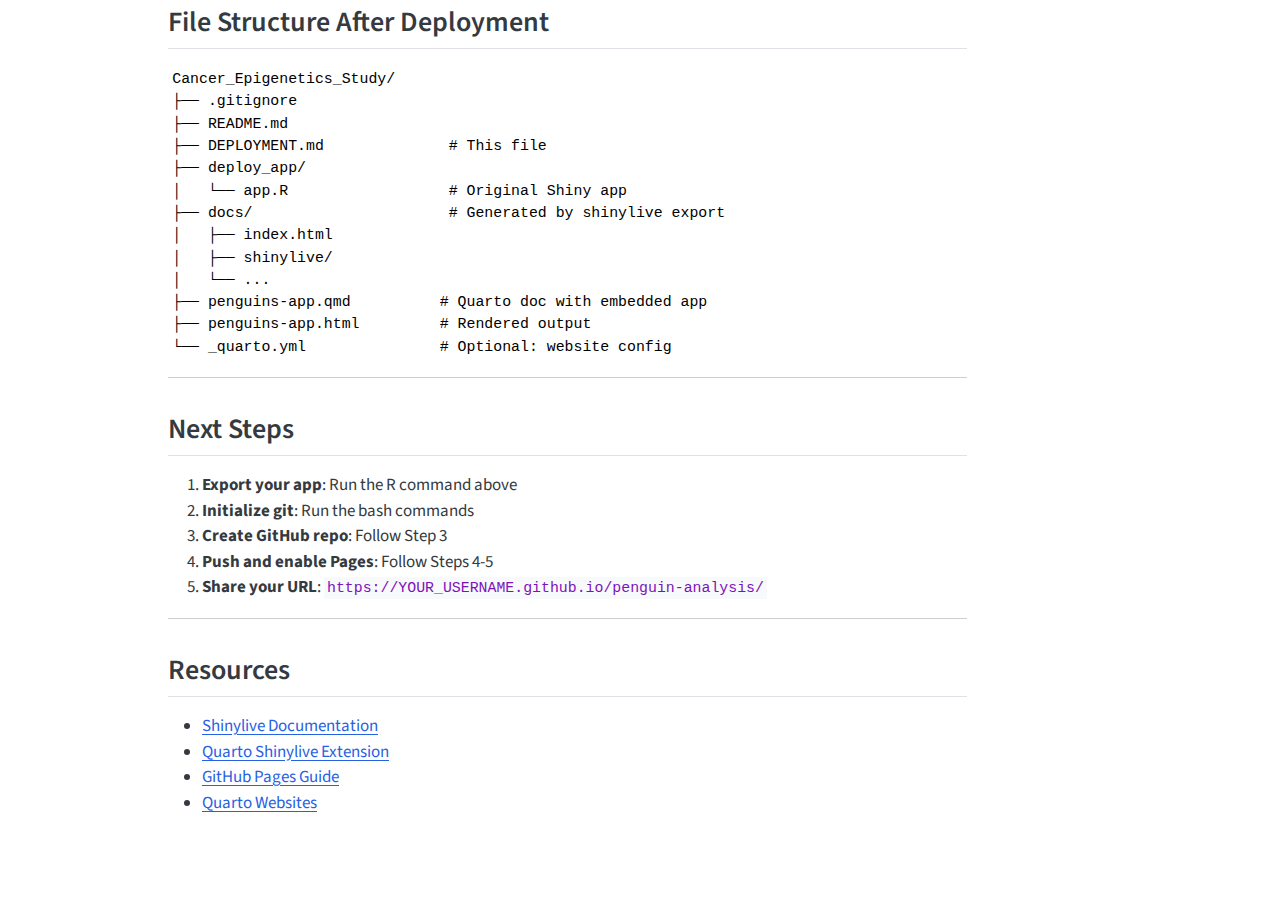
<file: docs/DEPLOYMENT.html>
<!DOCTYPE html>
<html xmlns="http://www.w3.org/1999/xhtml" lang="en" xml:lang="en"><head>

<meta charset="utf-8">
<meta name="generator" content="quarto-1.4.555">

<meta name="viewport" content="width=device-width, initial-scale=1.0, user-scalable=yes">


<title>Cancer Epigenetics Study</title>
<style>
code{white-space: pre-wrap;}
span.smallcaps{font-variant: small-caps;}
div.columns{display: flex; gap: min(4vw, 1.5em);}
div.column{flex: auto; overflow-x: auto;}
div.hanging-indent{margin-left: 1.5em; text-indent: -1.5em;}
ul.task-list{list-style: none;}
ul.task-list li input[type="checkbox"] {
  width: 0.8em;
  margin: 0 0.8em 0.2em -1em; /* quarto-specific, see https://github.com/quarto-dev/quarto-cli/issues/4556 */ 
  vertical-align: middle;
}
/* CSS for syntax highlighting */
pre > code.sourceCode { white-space: pre; position: relative; }
pre > code.sourceCode > span { line-height: 1.25; }
pre > code.sourceCode > span:empty { height: 1.2em; }
.sourceCode { overflow: visible; }
code.sourceCode > span { color: inherit; text-decoration: inherit; }
div.sourceCode { margin: 1em 0; }
pre.sourceCode { margin: 0; }
@media screen {
div.sourceCode { overflow: auto; }
}
@media print {
pre > code.sourceCode { white-space: pre-wrap; }
pre > code.sourceCode > span { text-indent: -5em; padding-left: 5em; }
}
pre.numberSource code
  { counter-reset: source-line 0; }
pre.numberSource code > span
  { position: relative; left: -4em; counter-increment: source-line; }
pre.numberSource code > span > a:first-child::before
  { content: counter(source-line);
    position: relative; left: -1em; text-align: right; vertical-align: baseline;
    border: none; display: inline-block;
    -webkit-touch-callout: none; -webkit-user-select: none;
    -khtml-user-select: none; -moz-user-select: none;
    -ms-user-select: none; user-select: none;
    padding: 0 4px; width: 4em;
  }
pre.numberSource { margin-left: 3em;  padding-left: 4px; }
div.sourceCode
  {   }
@media screen {
pre > code.sourceCode > span > a:first-child::before { text-decoration: underline; }
}
</style>


<script src="site_libs/quarto-nav/quarto-nav.js"></script>
<script src="site_libs/quarto-nav/headroom.min.js"></script>
<script src="site_libs/clipboard/clipboard.min.js"></script>
<script src="site_libs/quarto-search/autocomplete.umd.js"></script>
<script src="site_libs/quarto-search/fuse.min.js"></script>
<script src="site_libs/quarto-search/quarto-search.js"></script>
<meta name="quarto:offset" content="./">
<script src="site_libs/quarto-html/quarto.js"></script>
<script src="site_libs/quarto-html/popper.min.js"></script>
<script src="site_libs/quarto-html/tippy.umd.min.js"></script>
<script src="site_libs/quarto-html/anchor.min.js"></script>
<link href="site_libs/quarto-html/tippy.css" rel="stylesheet">
<link href="site_libs/quarto-html/quarto-syntax-highlighting.css" rel="stylesheet" id="quarto-text-highlighting-styles">
<script src="site_libs/bootstrap/bootstrap.min.js"></script>
<link href="site_libs/bootstrap/bootstrap-icons.css" rel="stylesheet">
<link href="site_libs/bootstrap/bootstrap.min.css" rel="stylesheet" id="quarto-bootstrap" data-mode="light">
<script id="quarto-search-options" type="application/json">{
  "location": "navbar",
  "copy-button": false,
  "collapse-after": 3,
  "panel-placement": "end",
  "type": "overlay",
  "limit": 50,
  "keyboard-shortcut": [
    "f",
    "/",
    "s"
  ],
  "show-item-context": false,
  "language": {
    "search-no-results-text": "No results",
    "search-matching-documents-text": "matching documents",
    "search-copy-link-title": "Copy link to search",
    "search-hide-matches-text": "Hide additional matches",
    "search-more-match-text": "more match in this document",
    "search-more-matches-text": "more matches in this document",
    "search-clear-button-title": "Clear",
    "search-text-placeholder": "",
    "search-detached-cancel-button-title": "Cancel",
    "search-submit-button-title": "Submit",
    "search-label": "Search"
  }
}</script>


</head>

<body class="nav-fixed">

<div id="quarto-search-results"></div>
  <header id="quarto-header" class="headroom fixed-top">
    <nav class="navbar navbar-expand-lg " data-bs-theme="dark">
      <div class="navbar-container container-fluid">
      <div class="navbar-brand-container mx-auto">
    <a class="navbar-brand" href="./index.html">
    <span class="navbar-title">Cancer Epigenetics Study</span>
    </a>
  </div>
            <div id="quarto-search" class="" title="Search"></div>
          <button class="navbar-toggler" type="button" data-bs-toggle="collapse" data-bs-target="#navbarCollapse" aria-controls="navbarCollapse" aria-expanded="false" aria-label="Toggle navigation" onclick="if (window.quartoToggleHeadroom) { window.quartoToggleHeadroom(); }">
  <span class="navbar-toggler-icon"></span>
</button>
          <div class="collapse navbar-collapse" id="navbarCollapse">
            <ul class="navbar-nav navbar-nav-scroll me-auto">
  <li class="nav-item">
    <a class="nav-link" href="./index.html"> 
<span class="menu-text">Home</span></a>
  </li>  
  <li class="nav-item">
    <a class="nav-link" href="./penguins-app.html"> 
<span class="menu-text">Penguin Analysis</span></a>
  </li>  
  <li class="nav-item">
    <a class="nav-link" href="./about.html"> 
<span class="menu-text">About</span></a>
  </li>  
</ul>
          </div> <!-- /navcollapse -->
          <div class="quarto-navbar-tools">
</div>
      </div> <!-- /container-fluid -->
    </nav>
</header>
<!-- content -->
<div id="quarto-content" class="quarto-container page-columns page-rows-contents page-layout-article page-navbar">
<!-- sidebar -->
<!-- margin-sidebar -->
    <div id="quarto-margin-sidebar" class="sidebar margin-sidebar">
        <nav id="TOC" role="doc-toc" class="toc-active">
    <h2 id="toc-title">On this page</h2>
   
  <ul>
  <li><a href="#deploying-shiny-app-to-github-pages-quarto" id="toc-deploying-shiny-app-to-github-pages-quarto" class="nav-link active" data-scroll-target="#deploying-shiny-app-to-github-pages-quarto">Deploying Shiny App to GitHub Pages &amp; Quarto</a>
  <ul class="collapse">
  <li><a href="#method-1-github-pages-with-shinylive-export" id="toc-method-1-github-pages-with-shinylive-export" class="nav-link" data-scroll-target="#method-1-github-pages-with-shinylive-export">Method 1: GitHub Pages with Shinylive Export</a>
  <ul class="collapse">
  <li><a href="#step-1-export-app-to-static-files" id="toc-step-1-export-app-to-static-files" class="nav-link" data-scroll-target="#step-1-export-app-to-static-files">Step 1: Export App to Static Files</a></li>
  <li><a href="#step-2-initialize-git-repository" id="toc-step-2-initialize-git-repository" class="nav-link" data-scroll-target="#step-2-initialize-git-repository">Step 2: Initialize Git Repository</a></li>
  <li><a href="#step-3-create-github-repository" id="toc-step-3-create-github-repository" class="nav-link" data-scroll-target="#step-3-create-github-repository">Step 3: Create GitHub Repository</a></li>
  <li><a href="#step-4-push-to-github" id="toc-step-4-push-to-github" class="nav-link" data-scroll-target="#step-4-push-to-github">Step 4: Push to GitHub</a></li>
  <li><a href="#step-5-enable-github-pages" id="toc-step-5-enable-github-pages" class="nav-link" data-scroll-target="#step-5-enable-github-pages">Step 5: Enable GitHub Pages</a></li>
  </ul></li>
  <li><a href="#method-2-embed-in-quarto-website" id="toc-method-2-embed-in-quarto-website" class="nav-link" data-scroll-target="#method-2-embed-in-quarto-website">Method 2: Embed in Quarto Website</a>
  <ul class="collapse">
  <li><a href="#step-1-install-quarto" id="toc-step-1-install-quarto" class="nav-link" data-scroll-target="#step-1-install-quarto">Step 1: Install Quarto</a></li>
  <li><a href="#step-2-install-quarto-shinylive-extension" id="toc-step-2-install-quarto-shinylive-extension" class="nav-link" data-scroll-target="#step-2-install-quarto-shinylive-extension">Step 2: Install Quarto Shinylive Extension</a></li>
  <li><a href="#step-3-render-quarto-document" id="toc-step-3-render-quarto-document" class="nav-link" data-scroll-target="#step-3-render-quarto-document">Step 3: Render Quarto Document</a></li>
  <li><a href="#step-4-create-quarto-website-optional" id="toc-step-4-create-quarto-website-optional" class="nav-link" data-scroll-target="#step-4-create-quarto-website-optional">Step 4: Create Quarto Website (Optional)</a></li>
  <li><a href="#step-5-deploy-quarto-site-to-github-pages" id="toc-step-5-deploy-quarto-site-to-github-pages" class="nav-link" data-scroll-target="#step-5-deploy-quarto-site-to-github-pages">Step 5: Deploy Quarto Site to GitHub Pages</a></li>
  </ul></li>
  <li><a href="#quick-commands-reference" id="toc-quick-commands-reference" class="nav-link" data-scroll-target="#quick-commands-reference">Quick Commands Reference</a>
  <ul class="collapse">
  <li><a href="#export-shinylive-app" id="toc-export-shinylive-app" class="nav-link" data-scroll-target="#export-shinylive-app">Export Shinylive App</a></li>
  <li><a href="#render-quarto-document" id="toc-render-quarto-document" class="nav-link" data-scroll-target="#render-quarto-document">Render Quarto Document</a></li>
  <li><a href="#preview-quarto-site" id="toc-preview-quarto-site" class="nav-link" data-scroll-target="#preview-quarto-site">Preview Quarto Site</a></li>
  <li><a href="#git-workflow" id="toc-git-workflow" class="nav-link" data-scroll-target="#git-workflow">Git Workflow</a></li>
  </ul></li>
  <li><a href="#troubleshooting" id="toc-troubleshooting" class="nav-link" data-scroll-target="#troubleshooting">Troubleshooting</a>
  <ul class="collapse">
  <li><a href="#quarto-extension-not-found" id="toc-quarto-extension-not-found" class="nav-link" data-scroll-target="#quarto-extension-not-found">Quarto Extension Not Found</a></li>
  <li><a href="#app-not-loading-on-github-pages" id="toc-app-not-loading-on-github-pages" class="nav-link" data-scroll-target="#app-not-loading-on-github-pages">App Not Loading on GitHub Pages</a></li>
  <li><a href="#shinylive-code-not-running" id="toc-shinylive-code-not-running" class="nav-link" data-scroll-target="#shinylive-code-not-running">Shinylive Code Not Running</a></li>
  </ul></li>
  <li><a href="#file-structure-after-deployment" id="toc-file-structure-after-deployment" class="nav-link" data-scroll-target="#file-structure-after-deployment">File Structure After Deployment</a></li>
  <li><a href="#next-steps" id="toc-next-steps" class="nav-link" data-scroll-target="#next-steps">Next Steps</a></li>
  <li><a href="#resources" id="toc-resources" class="nav-link" data-scroll-target="#resources">Resources</a></li>
  </ul></li>
  </ul>
</nav>
    </div>
<!-- main -->
<main class="content" id="quarto-document-content">




<section id="deploying-shiny-app-to-github-pages-quarto" class="level1">
<h1>Deploying Shiny App to GitHub Pages &amp; Quarto</h1>
<p>This guide covers two deployment methods for your Penguin Data Analysis app.</p>
<hr>
<section id="method-1-github-pages-with-shinylive-export" class="level2">
<h2 class="anchored" data-anchor-id="method-1-github-pages-with-shinylive-export">Method 1: GitHub Pages with Shinylive Export</h2>
<section id="step-1-export-app-to-static-files" class="level3">
<h3 class="anchored" data-anchor-id="step-1-export-app-to-static-files">Step 1: Export App to Static Files</h3>
<p>Run in R terminal:</p>
<div class="sourceCode" id="cb1"><pre class="sourceCode r code-with-copy"><code class="sourceCode r"><span id="cb1-1"><a href="#cb1-1" aria-hidden="true" tabindex="-1"></a><span class="fu">library</span>(shinylive)</span>
<span id="cb1-2"><a href="#cb1-2" aria-hidden="true" tabindex="-1"></a></span>
<span id="cb1-3"><a href="#cb1-3" aria-hidden="true" tabindex="-1"></a><span class="co"># Export your app</span></span>
<span id="cb1-4"><a href="#cb1-4" aria-hidden="true" tabindex="-1"></a>shinylive<span class="sc">::</span><span class="fu">export</span>(</span>
<span id="cb1-5"><a href="#cb1-5" aria-hidden="true" tabindex="-1"></a>  <span class="at">appdir =</span> <span class="st">"deploy_app"</span>,</span>
<span id="cb1-6"><a href="#cb1-6" aria-hidden="true" tabindex="-1"></a>  <span class="at">destdir =</span> <span class="st">"docs"</span></span>
<span id="cb1-7"><a href="#cb1-7" aria-hidden="true" tabindex="-1"></a>)</span></code><button title="Copy to Clipboard" class="code-copy-button"><i class="bi"></i></button></pre></div>
<p>This creates a <code>docs/</code> folder with static HTML/JS files.</p>
</section>
<section id="step-2-initialize-git-repository" class="level3">
<h3 class="anchored" data-anchor-id="step-2-initialize-git-repository">Step 2: Initialize Git Repository</h3>
<div class="sourceCode" id="cb2"><pre class="sourceCode bash code-with-copy"><code class="sourceCode bash"><span id="cb2-1"><a href="#cb2-1" aria-hidden="true" tabindex="-1"></a><span class="bu">cd</span> /home/kiennm/Cancer_Epigenetics_Study</span>
<span id="cb2-2"><a href="#cb2-2" aria-hidden="true" tabindex="-1"></a></span>
<span id="cb2-3"><a href="#cb2-3" aria-hidden="true" tabindex="-1"></a><span class="co"># Initialize git</span></span>
<span id="cb2-4"><a href="#cb2-4" aria-hidden="true" tabindex="-1"></a><span class="fu">git</span> init</span>
<span id="cb2-5"><a href="#cb2-5" aria-hidden="true" tabindex="-1"></a></span>
<span id="cb2-6"><a href="#cb2-6" aria-hidden="true" tabindex="-1"></a><span class="co"># Add files</span></span>
<span id="cb2-7"><a href="#cb2-7" aria-hidden="true" tabindex="-1"></a><span class="fu">git</span> add .gitignore</span>
<span id="cb2-8"><a href="#cb2-8" aria-hidden="true" tabindex="-1"></a><span class="fu">git</span> add docs/</span>
<span id="cb2-9"><a href="#cb2-9" aria-hidden="true" tabindex="-1"></a><span class="fu">git</span> add deploy_app/</span>
<span id="cb2-10"><a href="#cb2-10" aria-hidden="true" tabindex="-1"></a><span class="fu">git</span> add README.md</span>
<span id="cb2-11"><a href="#cb2-11" aria-hidden="true" tabindex="-1"></a></span>
<span id="cb2-12"><a href="#cb2-12" aria-hidden="true" tabindex="-1"></a><span class="co"># Commit</span></span>
<span id="cb2-13"><a href="#cb2-13" aria-hidden="true" tabindex="-1"></a><span class="fu">git</span> commit <span class="at">-m</span> <span class="st">"Initial commit: Penguin Shiny app with Shinylive"</span></span></code><button title="Copy to Clipboard" class="code-copy-button"><i class="bi"></i></button></pre></div>
</section>
<section id="step-3-create-github-repository" class="level3">
<h3 class="anchored" data-anchor-id="step-3-create-github-repository">Step 3: Create GitHub Repository</h3>
<ol type="1">
<li>Go to https://github.com/new</li>
<li>Create a new repository (e.g., “penguin-analysis”)</li>
<li><strong>Don’t</strong> initialize with README (we already have files)</li>
</ol>
</section>
<section id="step-4-push-to-github" class="level3">
<h3 class="anchored" data-anchor-id="step-4-push-to-github">Step 4: Push to GitHub</h3>
<div class="sourceCode" id="cb3"><pre class="sourceCode bash code-with-copy"><code class="sourceCode bash"><span id="cb3-1"><a href="#cb3-1" aria-hidden="true" tabindex="-1"></a><span class="co"># Add remote (replace with your username)</span></span>
<span id="cb3-2"><a href="#cb3-2" aria-hidden="true" tabindex="-1"></a><span class="fu">git</span> remote add origin https://github.com/YOUR_USERNAME/penguin-analysis.git</span>
<span id="cb3-3"><a href="#cb3-3" aria-hidden="true" tabindex="-1"></a></span>
<span id="cb3-4"><a href="#cb3-4" aria-hidden="true" tabindex="-1"></a><span class="co"># Push</span></span>
<span id="cb3-5"><a href="#cb3-5" aria-hidden="true" tabindex="-1"></a><span class="fu">git</span> branch <span class="at">-M</span> main</span>
<span id="cb3-6"><a href="#cb3-6" aria-hidden="true" tabindex="-1"></a><span class="fu">git</span> push <span class="at">-u</span> origin main</span></code><button title="Copy to Clipboard" class="code-copy-button"><i class="bi"></i></button></pre></div>
</section>
<section id="step-5-enable-github-pages" class="level3">
<h3 class="anchored" data-anchor-id="step-5-enable-github-pages">Step 5: Enable GitHub Pages</h3>
<ol type="1">
<li>Go to your repo on GitHub</li>
<li>Click <strong>Settings</strong> → <strong>Pages</strong></li>
<li>Under <strong>Source</strong>, select:
<ul>
<li>Branch: <code>main</code></li>
<li>Folder: <code>/docs</code></li>
</ul></li>
<li>Click <strong>Save</strong></li>
</ol>
<p>Your app will be live at: <code>https://YOUR_USERNAME.github.io/penguin-analysis/</code></p>
<hr>
</section>
</section>
<section id="method-2-embed-in-quarto-website" class="level2">
<h2 class="anchored" data-anchor-id="method-2-embed-in-quarto-website">Method 2: Embed in Quarto Website</h2>
<section id="step-1-install-quarto" class="level3">
<h3 class="anchored" data-anchor-id="step-1-install-quarto">Step 1: Install Quarto</h3>
<p>Download from: https://quarto.org/docs/get-started/</p>
<p>Or on Ubuntu:</p>
<div class="sourceCode" id="cb4"><pre class="sourceCode bash code-with-copy"><code class="sourceCode bash"><span id="cb4-1"><a href="#cb4-1" aria-hidden="true" tabindex="-1"></a><span class="fu">sudo</span> apt install quarto</span></code><button title="Copy to Clipboard" class="code-copy-button"><i class="bi"></i></button></pre></div>
</section>
<section id="step-2-install-quarto-shinylive-extension" class="level3">
<h3 class="anchored" data-anchor-id="step-2-install-quarto-shinylive-extension">Step 2: Install Quarto Shinylive Extension</h3>
<div class="sourceCode" id="cb5"><pre class="sourceCode bash code-with-copy"><code class="sourceCode bash"><span id="cb5-1"><a href="#cb5-1" aria-hidden="true" tabindex="-1"></a><span class="bu">cd</span> /home/kiennm/Cancer_Epigenetics_Study</span>
<span id="cb5-2"><a href="#cb5-2" aria-hidden="true" tabindex="-1"></a><span class="ex">quarto</span> add quarto-ext/shinylive</span></code><button title="Copy to Clipboard" class="code-copy-button"><i class="bi"></i></button></pre></div>
</section>
<section id="step-3-render-quarto-document" class="level3">
<h3 class="anchored" data-anchor-id="step-3-render-quarto-document">Step 3: Render Quarto Document</h3>
<p>The <code>penguins-app.qmd</code> file is already created. Render it:</p>
<div class="sourceCode" id="cb6"><pre class="sourceCode bash code-with-copy"><code class="sourceCode bash"><span id="cb6-1"><a href="#cb6-1" aria-hidden="true" tabindex="-1"></a><span class="ex">quarto</span> render penguins-app.qmd</span></code><button title="Copy to Clipboard" class="code-copy-button"><i class="bi"></i></button></pre></div>
<p>This creates <code>penguins-app.html</code> with the embedded Shinylive app!</p>
</section>
<section id="step-4-create-quarto-website-optional" class="level3">
<h3 class="anchored" data-anchor-id="step-4-create-quarto-website-optional">Step 4: Create Quarto Website (Optional)</h3>
<p><strong>Create <code>_quarto.yml</code>:</strong></p>
<div class="sourceCode" id="cb7"><pre class="sourceCode yaml code-with-copy"><code class="sourceCode yaml"><span id="cb7-1"><a href="#cb7-1" aria-hidden="true" tabindex="-1"></a><span class="fu">project</span><span class="kw">:</span></span>
<span id="cb7-2"><a href="#cb7-2" aria-hidden="true" tabindex="-1"></a><span class="at">  </span><span class="fu">type</span><span class="kw">:</span><span class="at"> website</span></span>
<span id="cb7-3"><a href="#cb7-3" aria-hidden="true" tabindex="-1"></a><span class="at">  </span><span class="fu">output-dir</span><span class="kw">:</span><span class="at"> docs</span></span>
<span id="cb7-4"><a href="#cb7-4" aria-hidden="true" tabindex="-1"></a></span>
<span id="cb7-5"><a href="#cb7-5" aria-hidden="true" tabindex="-1"></a><span class="fu">website</span><span class="kw">:</span></span>
<span id="cb7-6"><a href="#cb7-6" aria-hidden="true" tabindex="-1"></a><span class="at">  </span><span class="fu">title</span><span class="kw">:</span><span class="at"> </span><span class="st">"Cancer Epigenetics Study"</span></span>
<span id="cb7-7"><a href="#cb7-7" aria-hidden="true" tabindex="-1"></a><span class="at">  </span><span class="fu">navbar</span><span class="kw">:</span></span>
<span id="cb7-8"><a href="#cb7-8" aria-hidden="true" tabindex="-1"></a><span class="at">    </span><span class="fu">left</span><span class="kw">:</span></span>
<span id="cb7-9"><a href="#cb7-9" aria-hidden="true" tabindex="-1"></a><span class="at">      </span><span class="kw">-</span><span class="at"> </span><span class="fu">href</span><span class="kw">:</span><span class="at"> index.qmd</span></span>
<span id="cb7-10"><a href="#cb7-10" aria-hidden="true" tabindex="-1"></a><span class="at">        </span><span class="fu">text</span><span class="kw">:</span><span class="at"> Home</span></span>
<span id="cb7-11"><a href="#cb7-11" aria-hidden="true" tabindex="-1"></a><span class="at">      </span><span class="kw">-</span><span class="at"> </span><span class="fu">href</span><span class="kw">:</span><span class="at"> penguins-app.qmd</span></span>
<span id="cb7-12"><a href="#cb7-12" aria-hidden="true" tabindex="-1"></a><span class="at">        </span><span class="fu">text</span><span class="kw">:</span><span class="at"> Penguin Analysis</span></span>
<span id="cb7-13"><a href="#cb7-13" aria-hidden="true" tabindex="-1"></a><span class="at">      </span><span class="kw">-</span><span class="at"> </span><span class="fu">href</span><span class="kw">:</span><span class="at"> about.qmd</span></span>
<span id="cb7-14"><a href="#cb7-14" aria-hidden="true" tabindex="-1"></a><span class="at">        </span><span class="fu">text</span><span class="kw">:</span><span class="at"> About</span></span>
<span id="cb7-15"><a href="#cb7-15" aria-hidden="true" tabindex="-1"></a></span>
<span id="cb7-16"><a href="#cb7-16" aria-hidden="true" tabindex="-1"></a><span class="fu">format</span><span class="kw">:</span></span>
<span id="cb7-17"><a href="#cb7-17" aria-hidden="true" tabindex="-1"></a><span class="at">  </span><span class="fu">html</span><span class="kw">:</span></span>
<span id="cb7-18"><a href="#cb7-18" aria-hidden="true" tabindex="-1"></a><span class="at">    </span><span class="fu">theme</span><span class="kw">:</span><span class="at"> cosmo</span></span>
<span id="cb7-19"><a href="#cb7-19" aria-hidden="true" tabindex="-1"></a><span class="at">    </span><span class="fu">css</span><span class="kw">:</span><span class="at"> styles.css</span></span>
<span id="cb7-20"><a href="#cb7-20" aria-hidden="true" tabindex="-1"></a><span class="at">    </span><span class="fu">toc</span><span class="kw">:</span><span class="at"> </span><span class="ch">true</span></span>
<span id="cb7-21"><a href="#cb7-21" aria-hidden="true" tabindex="-1"></a></span>
<span id="cb7-22"><a href="#cb7-22" aria-hidden="true" tabindex="-1"></a><span class="fu">filters</span><span class="kw">:</span></span>
<span id="cb7-23"><a href="#cb7-23" aria-hidden="true" tabindex="-1"></a><span class="at">  </span><span class="kw">-</span><span class="at"> shinylive</span></span></code><button title="Copy to Clipboard" class="code-copy-button"><i class="bi"></i></button></pre></div>
<p><strong>Create <code>index.qmd</code>:</strong></p>
<div class="sourceCode" id="cb8"><pre class="sourceCode markdown code-with-copy"><code class="sourceCode markdown"><span id="cb8-1"><a href="#cb8-1" aria-hidden="true" tabindex="-1"></a><span class="co">---</span></span>
<span id="cb8-2"><a href="#cb8-2" aria-hidden="true" tabindex="-1"></a><span class="an">title:</span><span class="co"> "Cancer Epigenetics Study"</span></span>
<span id="cb8-3"><a href="#cb8-3" aria-hidden="true" tabindex="-1"></a><span class="co">---</span></span>
<span id="cb8-4"><a href="#cb8-4" aria-hidden="true" tabindex="-1"></a></span>
<span id="cb8-5"><a href="#cb8-5" aria-hidden="true" tabindex="-1"></a><span class="fu">## Welcome</span></span>
<span id="cb8-6"><a href="#cb8-6" aria-hidden="true" tabindex="-1"></a></span>
<span id="cb8-7"><a href="#cb8-7" aria-hidden="true" tabindex="-1"></a>This website contains interactive data analysis tools for cancer epigenetics research.</span>
<span id="cb8-8"><a href="#cb8-8" aria-hidden="true" tabindex="-1"></a></span>
<span id="cb8-9"><a href="#cb8-9" aria-hidden="true" tabindex="-1"></a><span class="fu">### Apps</span></span>
<span id="cb8-10"><a href="#cb8-10" aria-hidden="true" tabindex="-1"></a></span>
<span id="cb8-11"><a href="#cb8-11" aria-hidden="true" tabindex="-1"></a><span class="ss">- </span><span class="co">[</span><span class="ot">Penguin Data Explorer</span><span class="co">](penguins-app.html)</span> - Interactive visualization tool</span></code><button title="Copy to Clipboard" class="code-copy-button"><i class="bi"></i></button></pre></div>
<p><strong>Render entire site:</strong></p>
<div class="sourceCode" id="cb9"><pre class="sourceCode bash code-with-copy"><code class="sourceCode bash"><span id="cb9-1"><a href="#cb9-1" aria-hidden="true" tabindex="-1"></a><span class="ex">quarto</span> render</span></code><button title="Copy to Clipboard" class="code-copy-button"><i class="bi"></i></button></pre></div>
<p><strong>Preview locally:</strong></p>
<div class="sourceCode" id="cb10"><pre class="sourceCode bash code-with-copy"><code class="sourceCode bash"><span id="cb10-1"><a href="#cb10-1" aria-hidden="true" tabindex="-1"></a><span class="ex">quarto</span> preview</span></code><button title="Copy to Clipboard" class="code-copy-button"><i class="bi"></i></button></pre></div>
</section>
<section id="step-5-deploy-quarto-site-to-github-pages" class="level3">
<h3 class="anchored" data-anchor-id="step-5-deploy-quarto-site-to-github-pages">Step 5: Deploy Quarto Site to GitHub Pages</h3>
<div class="sourceCode" id="cb11"><pre class="sourceCode bash code-with-copy"><code class="sourceCode bash"><span id="cb11-1"><a href="#cb11-1" aria-hidden="true" tabindex="-1"></a><span class="co"># After rendering (creates docs/ folder)</span></span>
<span id="cb11-2"><a href="#cb11-2" aria-hidden="true" tabindex="-1"></a><span class="fu">git</span> add .</span>
<span id="cb11-3"><a href="#cb11-3" aria-hidden="true" tabindex="-1"></a><span class="fu">git</span> commit <span class="at">-m</span> <span class="st">"Add Quarto website with Shinylive apps"</span></span>
<span id="cb11-4"><a href="#cb11-4" aria-hidden="true" tabindex="-1"></a><span class="fu">git</span> push</span>
<span id="cb11-5"><a href="#cb11-5" aria-hidden="true" tabindex="-1"></a></span>
<span id="cb11-6"><a href="#cb11-6" aria-hidden="true" tabindex="-1"></a><span class="co"># Enable GitHub Pages (Settings → Pages → source: main → /docs)</span></span></code><button title="Copy to Clipboard" class="code-copy-button"><i class="bi"></i></button></pre></div>
<hr>
</section>
</section>
<section id="quick-commands-reference" class="level2">
<h2 class="anchored" data-anchor-id="quick-commands-reference">Quick Commands Reference</h2>
<section id="export-shinylive-app" class="level3">
<h3 class="anchored" data-anchor-id="export-shinylive-app">Export Shinylive App</h3>
<div class="sourceCode" id="cb12"><pre class="sourceCode r code-with-copy"><code class="sourceCode r"><span id="cb12-1"><a href="#cb12-1" aria-hidden="true" tabindex="-1"></a><span class="fu">library</span>(shinylive)</span>
<span id="cb12-2"><a href="#cb12-2" aria-hidden="true" tabindex="-1"></a>shinylive<span class="sc">::</span><span class="fu">export</span>(<span class="st">"deploy_app"</span>, <span class="st">"docs"</span>)</span></code><button title="Copy to Clipboard" class="code-copy-button"><i class="bi"></i></button></pre></div>
</section>
<section id="render-quarto-document" class="level3">
<h3 class="anchored" data-anchor-id="render-quarto-document">Render Quarto Document</h3>
<div class="sourceCode" id="cb13"><pre class="sourceCode bash code-with-copy"><code class="sourceCode bash"><span id="cb13-1"><a href="#cb13-1" aria-hidden="true" tabindex="-1"></a><span class="ex">quarto</span> render penguins-app.qmd</span></code><button title="Copy to Clipboard" class="code-copy-button"><i class="bi"></i></button></pre></div>
</section>
<section id="preview-quarto-site" class="level3">
<h3 class="anchored" data-anchor-id="preview-quarto-site">Preview Quarto Site</h3>
<div class="sourceCode" id="cb14"><pre class="sourceCode bash code-with-copy"><code class="sourceCode bash"><span id="cb14-1"><a href="#cb14-1" aria-hidden="true" tabindex="-1"></a><span class="ex">quarto</span> preview</span></code><button title="Copy to Clipboard" class="code-copy-button"><i class="bi"></i></button></pre></div>
</section>
<section id="git-workflow" class="level3">
<h3 class="anchored" data-anchor-id="git-workflow">Git Workflow</h3>
<div class="sourceCode" id="cb15"><pre class="sourceCode bash code-with-copy"><code class="sourceCode bash"><span id="cb15-1"><a href="#cb15-1" aria-hidden="true" tabindex="-1"></a><span class="fu">git</span> add .</span>
<span id="cb15-2"><a href="#cb15-2" aria-hidden="true" tabindex="-1"></a><span class="fu">git</span> commit <span class="at">-m</span> <span class="st">"Update app"</span></span>
<span id="cb15-3"><a href="#cb15-3" aria-hidden="true" tabindex="-1"></a><span class="fu">git</span> push</span></code><button title="Copy to Clipboard" class="code-copy-button"><i class="bi"></i></button></pre></div>
<hr>
</section>
</section>
<section id="troubleshooting" class="level2">
<h2 class="anchored" data-anchor-id="troubleshooting">Troubleshooting</h2>
<section id="quarto-extension-not-found" class="level3">
<h3 class="anchored" data-anchor-id="quarto-extension-not-found">Quarto Extension Not Found</h3>
<div class="sourceCode" id="cb16"><pre class="sourceCode bash code-with-copy"><code class="sourceCode bash"><span id="cb16-1"><a href="#cb16-1" aria-hidden="true" tabindex="-1"></a><span class="ex">quarto</span> add quarto-ext/shinylive <span class="at">--no-prompt</span></span></code><button title="Copy to Clipboard" class="code-copy-button"><i class="bi"></i></button></pre></div>
</section>
<section id="app-not-loading-on-github-pages" class="level3">
<h3 class="anchored" data-anchor-id="app-not-loading-on-github-pages">App Not Loading on GitHub Pages</h3>
<ol type="1">
<li>Check that <code>docs/</code> folder is committed</li>
<li>Verify GitHub Pages settings point to <code>/docs</code></li>
<li>Wait 2-3 minutes for deployment</li>
<li>Check browser console for errors</li>
</ol>
</section>
<section id="shinylive-code-not-running" class="level3">
<h3 class="anchored" data-anchor-id="shinylive-code-not-running">Shinylive Code Not Running</h3>
<ol type="1">
<li>Ensure you have the <code>filters: - shinylive</code> in YAML header</li>
<li>Use <code>{shinylive-r}</code> not <code>{r}</code></li>
<li>Install shinylive extension: <code>quarto add quarto-ext/shinylive</code></li>
</ol>
<hr>
</section>
</section>
<section id="file-structure-after-deployment" class="level2">
<h2 class="anchored" data-anchor-id="file-structure-after-deployment">File Structure After Deployment</h2>
<pre><code>Cancer_Epigenetics_Study/
├── .gitignore
├── README.md
├── DEPLOYMENT.md              # This file
├── deploy_app/
│   └── app.R                  # Original Shiny app
├── docs/                      # Generated by shinylive export
│   ├── index.html
│   ├── shinylive/
│   └── ...
├── penguins-app.qmd          # Quarto doc with embedded app
├── penguins-app.html         # Rendered output
└── _quarto.yml               # Optional: website config</code></pre>
<hr>
</section>
<section id="next-steps" class="level2">
<h2 class="anchored" data-anchor-id="next-steps">Next Steps</h2>
<ol type="1">
<li><strong>Export your app</strong>: Run the R command above</li>
<li><strong>Initialize git</strong>: Run the bash commands</li>
<li><strong>Create GitHub repo</strong>: Follow Step 3</li>
<li><strong>Push and enable Pages</strong>: Follow Steps 4-5</li>
<li><strong>Share your URL</strong>: <code>https://YOUR_USERNAME.github.io/penguin-analysis/</code></li>
</ol>
<hr>
</section>
<section id="resources" class="level2">
<h2 class="anchored" data-anchor-id="resources">Resources</h2>
<ul>
<li><a href="https://posit-dev.github.io/r-shinylive/">Shinylive Documentation</a></li>
<li><a href="https://github.com/quarto-ext/shinylive">Quarto Shinylive Extension</a></li>
<li><a href="https://docs.github.com/en/pages">GitHub Pages Guide</a></li>
<li><a href="https://quarto.org/docs/websites/">Quarto Websites</a></li>
</ul>


</section>
</section>

</main> <!-- /main -->
<script id="quarto-html-after-body" type="application/javascript">
window.document.addEventListener("DOMContentLoaded", function (event) {
  const toggleBodyColorMode = (bsSheetEl) => {
    const mode = bsSheetEl.getAttribute("data-mode");
    const bodyEl = window.document.querySelector("body");
    if (mode === "dark") {
      bodyEl.classList.add("quarto-dark");
      bodyEl.classList.remove("quarto-light");
    } else {
      bodyEl.classList.add("quarto-light");
      bodyEl.classList.remove("quarto-dark");
    }
  }
  const toggleBodyColorPrimary = () => {
    const bsSheetEl = window.document.querySelector("link#quarto-bootstrap");
    if (bsSheetEl) {
      toggleBodyColorMode(bsSheetEl);
    }
  }
  toggleBodyColorPrimary();  
  const icon = "";
  const anchorJS = new window.AnchorJS();
  anchorJS.options = {
    placement: 'right',
    icon: icon
  };
  anchorJS.add('.anchored');
  const isCodeAnnotation = (el) => {
    for (const clz of el.classList) {
      if (clz.startsWith('code-annotation-')) {                     
        return true;
      }
    }
    return false;
  }
  const clipboard = new window.ClipboardJS('.code-copy-button', {
    text: function(trigger) {
      const codeEl = trigger.previousElementSibling.cloneNode(true);
      for (const childEl of codeEl.children) {
        if (isCodeAnnotation(childEl)) {
          childEl.remove();
        }
      }
      return codeEl.innerText;
    }
  });
  clipboard.on('success', function(e) {
    // button target
    const button = e.trigger;
    // don't keep focus
    button.blur();
    // flash "checked"
    button.classList.add('code-copy-button-checked');
    var currentTitle = button.getAttribute("title");
    button.setAttribute("title", "Copied!");
    let tooltip;
    if (window.bootstrap) {
      button.setAttribute("data-bs-toggle", "tooltip");
      button.setAttribute("data-bs-placement", "left");
      button.setAttribute("data-bs-title", "Copied!");
      tooltip = new bootstrap.Tooltip(button, 
        { trigger: "manual", 
          customClass: "code-copy-button-tooltip",
          offset: [0, -8]});
      tooltip.show();    
    }
    setTimeout(function() {
      if (tooltip) {
        tooltip.hide();
        button.removeAttribute("data-bs-title");
        button.removeAttribute("data-bs-toggle");
        button.removeAttribute("data-bs-placement");
      }
      button.setAttribute("title", currentTitle);
      button.classList.remove('code-copy-button-checked');
    }, 1000);
    // clear code selection
    e.clearSelection();
  });
    var localhostRegex = new RegExp(/^(?:http|https):\/\/localhost\:?[0-9]*\//);
    var mailtoRegex = new RegExp(/^mailto:/);
      var filterRegex = new RegExp('/' + window.location.host + '/');
    var isInternal = (href) => {
        return filterRegex.test(href) || localhostRegex.test(href) || mailtoRegex.test(href);
    }
    // Inspect non-navigation links and adorn them if external
 	var links = window.document.querySelectorAll('a[href]:not(.nav-link):not(.navbar-brand):not(.toc-action):not(.sidebar-link):not(.sidebar-item-toggle):not(.pagination-link):not(.no-external):not([aria-hidden]):not(.dropdown-item):not(.quarto-navigation-tool)');
    for (var i=0; i<links.length; i++) {
      const link = links[i];
      if (!isInternal(link.href)) {
        // undo the damage that might have been done by quarto-nav.js in the case of
        // links that we want to consider external
        if (link.dataset.originalHref !== undefined) {
          link.href = link.dataset.originalHref;
        }
      }
    }
  function tippyHover(el, contentFn, onTriggerFn, onUntriggerFn) {
    const config = {
      allowHTML: true,
      maxWidth: 500,
      delay: 100,
      arrow: false,
      appendTo: function(el) {
          return el.parentElement;
      },
      interactive: true,
      interactiveBorder: 10,
      theme: 'quarto',
      placement: 'bottom-start',
    };
    if (contentFn) {
      config.content = contentFn;
    }
    if (onTriggerFn) {
      config.onTrigger = onTriggerFn;
    }
    if (onUntriggerFn) {
      config.onUntrigger = onUntriggerFn;
    }
    window.tippy(el, config); 
  }
  const noterefs = window.document.querySelectorAll('a[role="doc-noteref"]');
  for (var i=0; i<noterefs.length; i++) {
    const ref = noterefs[i];
    tippyHover(ref, function() {
      // use id or data attribute instead here
      let href = ref.getAttribute('data-footnote-href') || ref.getAttribute('href');
      try { href = new URL(href).hash; } catch {}
      const id = href.replace(/^#\/?/, "");
      const note = window.document.getElementById(id);
      if (note) {
        return note.innerHTML;
      } else {
        return "";
      }
    });
  }
  const xrefs = window.document.querySelectorAll('a.quarto-xref');
  const processXRef = (id, note) => {
    // Strip column container classes
    const stripColumnClz = (el) => {
      el.classList.remove("page-full", "page-columns");
      if (el.children) {
        for (const child of el.children) {
          stripColumnClz(child);
        }
      }
    }
    stripColumnClz(note)
    if (id === null || id.startsWith('sec-')) {
      // Special case sections, only their first couple elements
      const container = document.createElement("div");
      if (note.children && note.children.length > 2) {
        container.appendChild(note.children[0].cloneNode(true));
        for (let i = 1; i < note.children.length; i++) {
          const child = note.children[i];
          if (child.tagName === "P" && child.innerText === "") {
            continue;
          } else {
            container.appendChild(child.cloneNode(true));
            break;
          }
        }
        if (window.Quarto?.typesetMath) {
          window.Quarto.typesetMath(container);
        }
        return container.innerHTML
      } else {
        if (window.Quarto?.typesetMath) {
          window.Quarto.typesetMath(note);
        }
        return note.innerHTML;
      }
    } else {
      // Remove any anchor links if they are present
      const anchorLink = note.querySelector('a.anchorjs-link');
      if (anchorLink) {
        anchorLink.remove();
      }
      if (window.Quarto?.typesetMath) {
        window.Quarto.typesetMath(note);
      }
      // TODO in 1.5, we should make sure this works without a callout special case
      if (note.classList.contains("callout")) {
        return note.outerHTML;
      } else {
        return note.innerHTML;
      }
    }
  }
  for (var i=0; i<xrefs.length; i++) {
    const xref = xrefs[i];
    tippyHover(xref, undefined, function(instance) {
      instance.disable();
      let url = xref.getAttribute('href');
      let hash = undefined; 
      if (url.startsWith('#')) {
        hash = url;
      } else {
        try { hash = new URL(url).hash; } catch {}
      }
      if (hash) {
        const id = hash.replace(/^#\/?/, "");
        const note = window.document.getElementById(id);
        if (note !== null) {
          try {
            const html = processXRef(id, note.cloneNode(true));
            instance.setContent(html);
          } finally {
            instance.enable();
            instance.show();
          }
        } else {
          // See if we can fetch this
          fetch(url.split('#')[0])
          .then(res => res.text())
          .then(html => {
            const parser = new DOMParser();
            const htmlDoc = parser.parseFromString(html, "text/html");
            const note = htmlDoc.getElementById(id);
            if (note !== null) {
              const html = processXRef(id, note);
              instance.setContent(html);
            } 
          }).finally(() => {
            instance.enable();
            instance.show();
          });
        }
      } else {
        // See if we can fetch a full url (with no hash to target)
        // This is a special case and we should probably do some content thinning / targeting
        fetch(url)
        .then(res => res.text())
        .then(html => {
          const parser = new DOMParser();
          const htmlDoc = parser.parseFromString(html, "text/html");
          const note = htmlDoc.querySelector('main.content');
          if (note !== null) {
            // This should only happen for chapter cross references
            // (since there is no id in the URL)
            // remove the first header
            if (note.children.length > 0 && note.children[0].tagName === "HEADER") {
              note.children[0].remove();
            }
            const html = processXRef(null, note);
            instance.setContent(html);
          } 
        }).finally(() => {
          instance.enable();
          instance.show();
        });
      }
    }, function(instance) {
    });
  }
      let selectedAnnoteEl;
      const selectorForAnnotation = ( cell, annotation) => {
        let cellAttr = 'data-code-cell="' + cell + '"';
        let lineAttr = 'data-code-annotation="' +  annotation + '"';
        const selector = 'span[' + cellAttr + '][' + lineAttr + ']';
        return selector;
      }
      const selectCodeLines = (annoteEl) => {
        const doc = window.document;
        const targetCell = annoteEl.getAttribute("data-target-cell");
        const targetAnnotation = annoteEl.getAttribute("data-target-annotation");
        const annoteSpan = window.document.querySelector(selectorForAnnotation(targetCell, targetAnnotation));
        const lines = annoteSpan.getAttribute("data-code-lines").split(",");
        const lineIds = lines.map((line) => {
          return targetCell + "-" + line;
        })
        let top = null;
        let height = null;
        let parent = null;
        if (lineIds.length > 0) {
            //compute the position of the single el (top and bottom and make a div)
            const el = window.document.getElementById(lineIds[0]);
            top = el.offsetTop;
            height = el.offsetHeight;
            parent = el.parentElement.parentElement;
          if (lineIds.length > 1) {
            const lastEl = window.document.getElementById(lineIds[lineIds.length - 1]);
            const bottom = lastEl.offsetTop + lastEl.offsetHeight;
            height = bottom - top;
          }
          if (top !== null && height !== null && parent !== null) {
            // cook up a div (if necessary) and position it 
            let div = window.document.getElementById("code-annotation-line-highlight");
            if (div === null) {
              div = window.document.createElement("div");
              div.setAttribute("id", "code-annotation-line-highlight");
              div.style.position = 'absolute';
              parent.appendChild(div);
            }
            div.style.top = top - 2 + "px";
            div.style.height = height + 4 + "px";
            div.style.left = 0;
            let gutterDiv = window.document.getElementById("code-annotation-line-highlight-gutter");
            if (gutterDiv === null) {
              gutterDiv = window.document.createElement("div");
              gutterDiv.setAttribute("id", "code-annotation-line-highlight-gutter");
              gutterDiv.style.position = 'absolute';
              const codeCell = window.document.getElementById(targetCell);
              const gutter = codeCell.querySelector('.code-annotation-gutter');
              gutter.appendChild(gutterDiv);
            }
            gutterDiv.style.top = top - 2 + "px";
            gutterDiv.style.height = height + 4 + "px";
          }
          selectedAnnoteEl = annoteEl;
        }
      };
      const unselectCodeLines = () => {
        const elementsIds = ["code-annotation-line-highlight", "code-annotation-line-highlight-gutter"];
        elementsIds.forEach((elId) => {
          const div = window.document.getElementById(elId);
          if (div) {
            div.remove();
          }
        });
        selectedAnnoteEl = undefined;
      };
        // Handle positioning of the toggle
    window.addEventListener(
      "resize",
      throttle(() => {
        elRect = undefined;
        if (selectedAnnoteEl) {
          selectCodeLines(selectedAnnoteEl);
        }
      }, 10)
    );
    function throttle(fn, ms) {
    let throttle = false;
    let timer;
      return (...args) => {
        if(!throttle) { // first call gets through
            fn.apply(this, args);
            throttle = true;
        } else { // all the others get throttled
            if(timer) clearTimeout(timer); // cancel #2
            timer = setTimeout(() => {
              fn.apply(this, args);
              timer = throttle = false;
            }, ms);
        }
      };
    }
      // Attach click handler to the DT
      const annoteDls = window.document.querySelectorAll('dt[data-target-cell]');
      for (const annoteDlNode of annoteDls) {
        annoteDlNode.addEventListener('click', (event) => {
          const clickedEl = event.target;
          if (clickedEl !== selectedAnnoteEl) {
            unselectCodeLines();
            const activeEl = window.document.querySelector('dt[data-target-cell].code-annotation-active');
            if (activeEl) {
              activeEl.classList.remove('code-annotation-active');
            }
            selectCodeLines(clickedEl);
            clickedEl.classList.add('code-annotation-active');
          } else {
            // Unselect the line
            unselectCodeLines();
            clickedEl.classList.remove('code-annotation-active');
          }
        });
      }
  const findCites = (el) => {
    const parentEl = el.parentElement;
    if (parentEl) {
      const cites = parentEl.dataset.cites;
      if (cites) {
        return {
          el,
          cites: cites.split(' ')
        };
      } else {
        return findCites(el.parentElement)
      }
    } else {
      return undefined;
    }
  };
  var bibliorefs = window.document.querySelectorAll('a[role="doc-biblioref"]');
  for (var i=0; i<bibliorefs.length; i++) {
    const ref = bibliorefs[i];
    const citeInfo = findCites(ref);
    if (citeInfo) {
      tippyHover(citeInfo.el, function() {
        var popup = window.document.createElement('div');
        citeInfo.cites.forEach(function(cite) {
          var citeDiv = window.document.createElement('div');
          citeDiv.classList.add('hanging-indent');
          citeDiv.classList.add('csl-entry');
          var biblioDiv = window.document.getElementById('ref-' + cite);
          if (biblioDiv) {
            citeDiv.innerHTML = biblioDiv.innerHTML;
          }
          popup.appendChild(citeDiv);
        });
        return popup.innerHTML;
      });
    }
  }
});
</script>
</div> <!-- /content -->




</body></html>
</file>
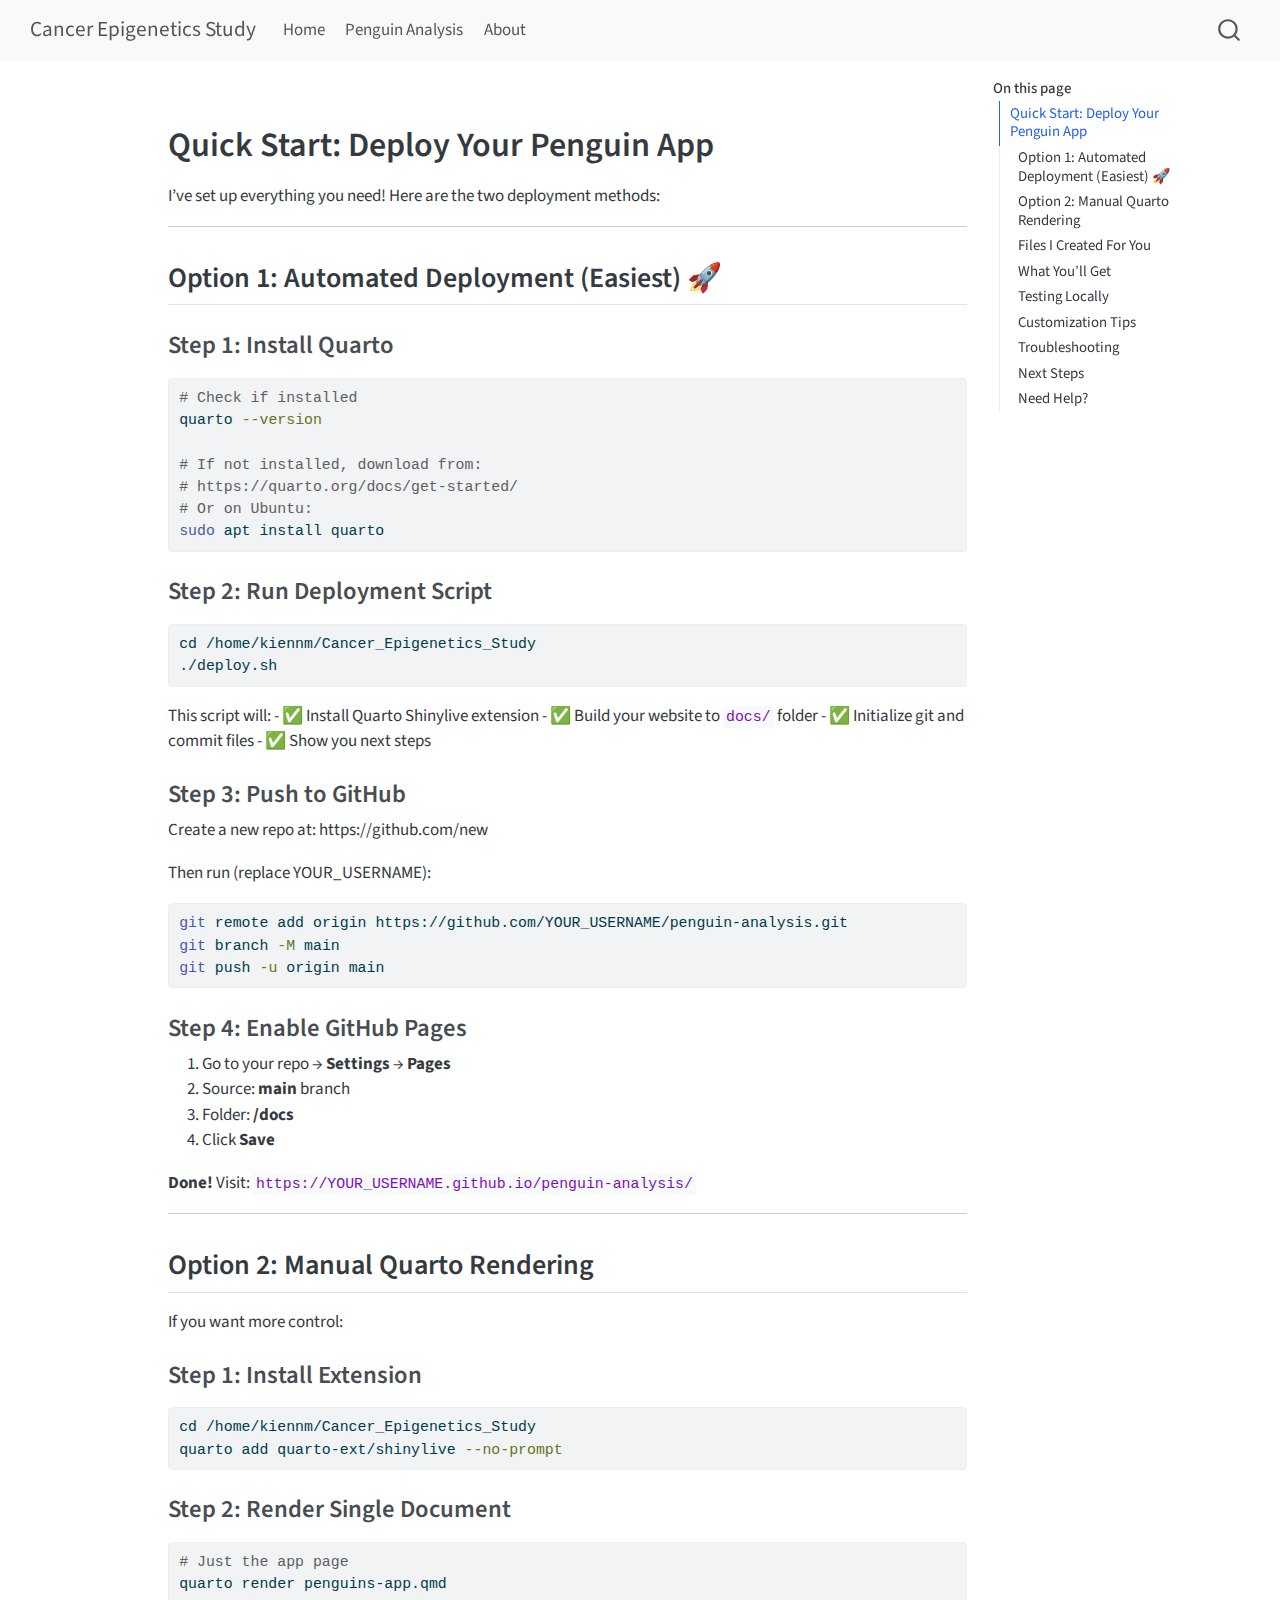
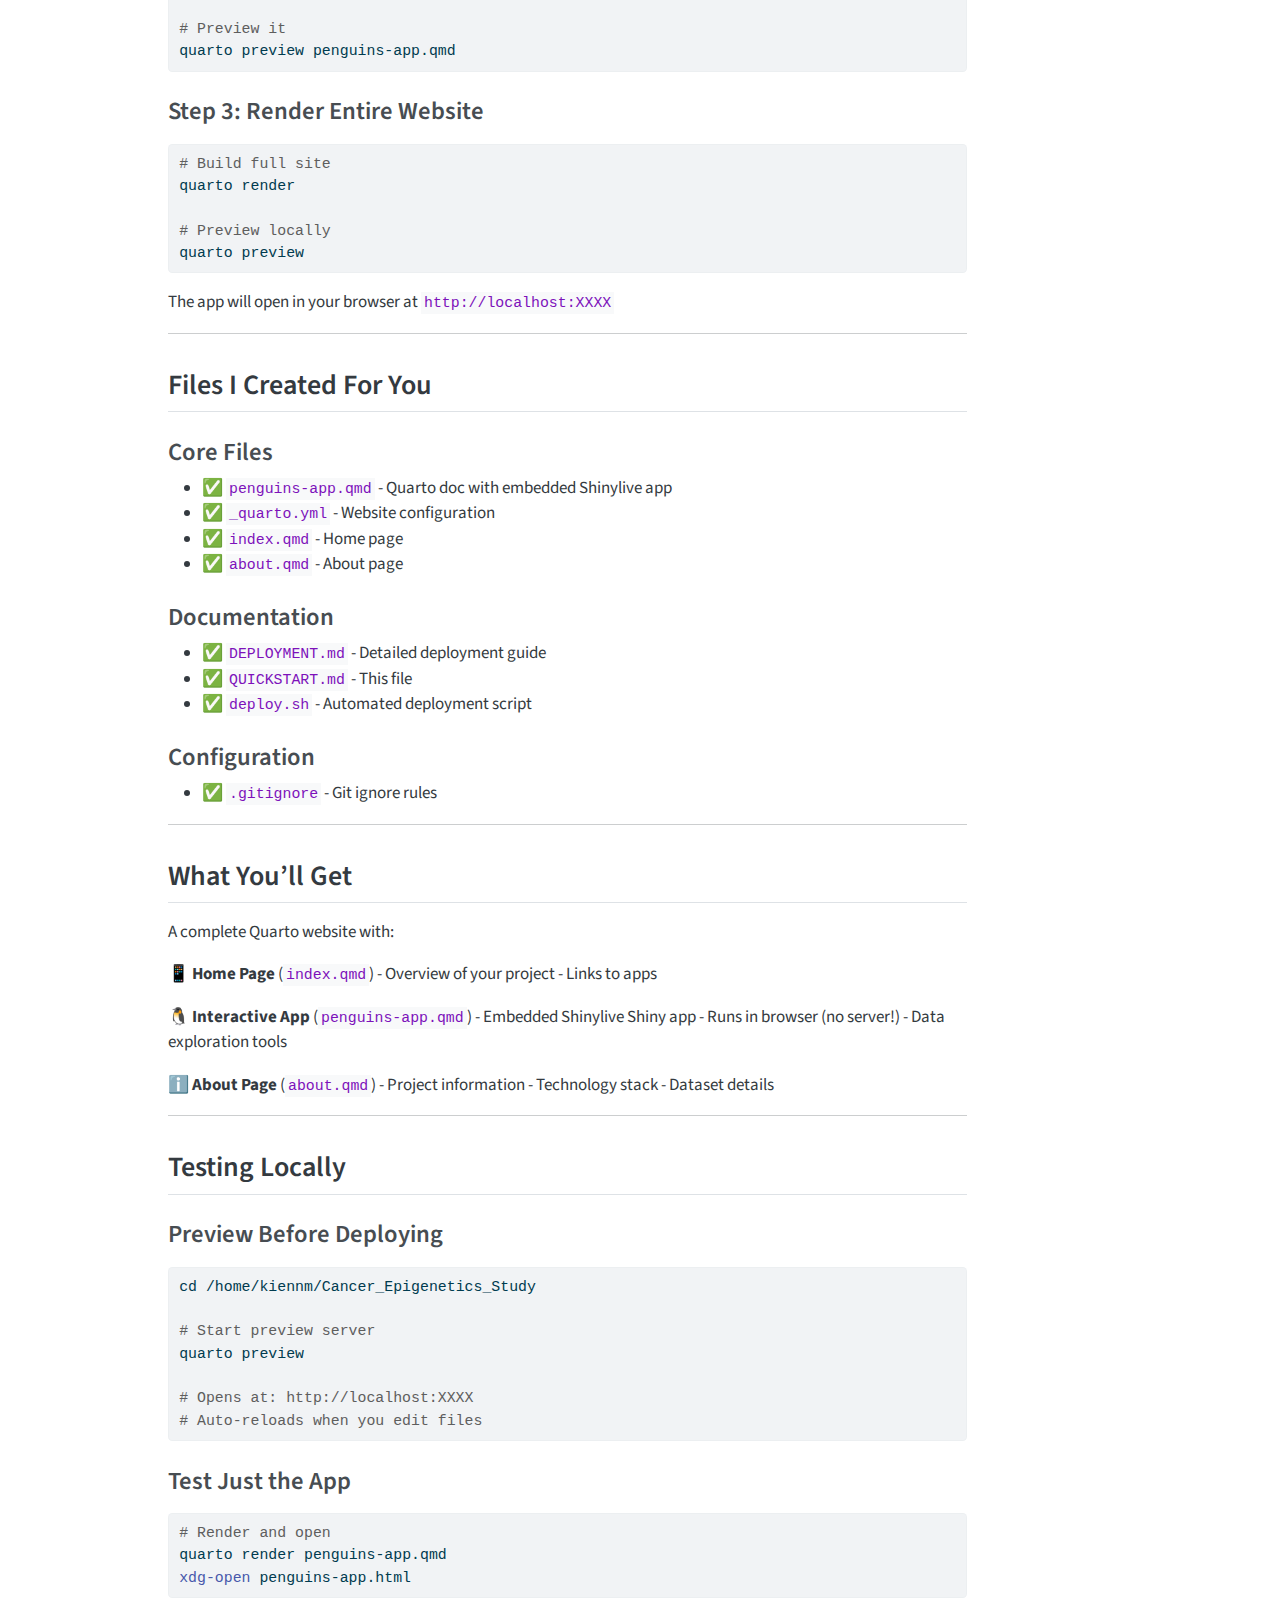
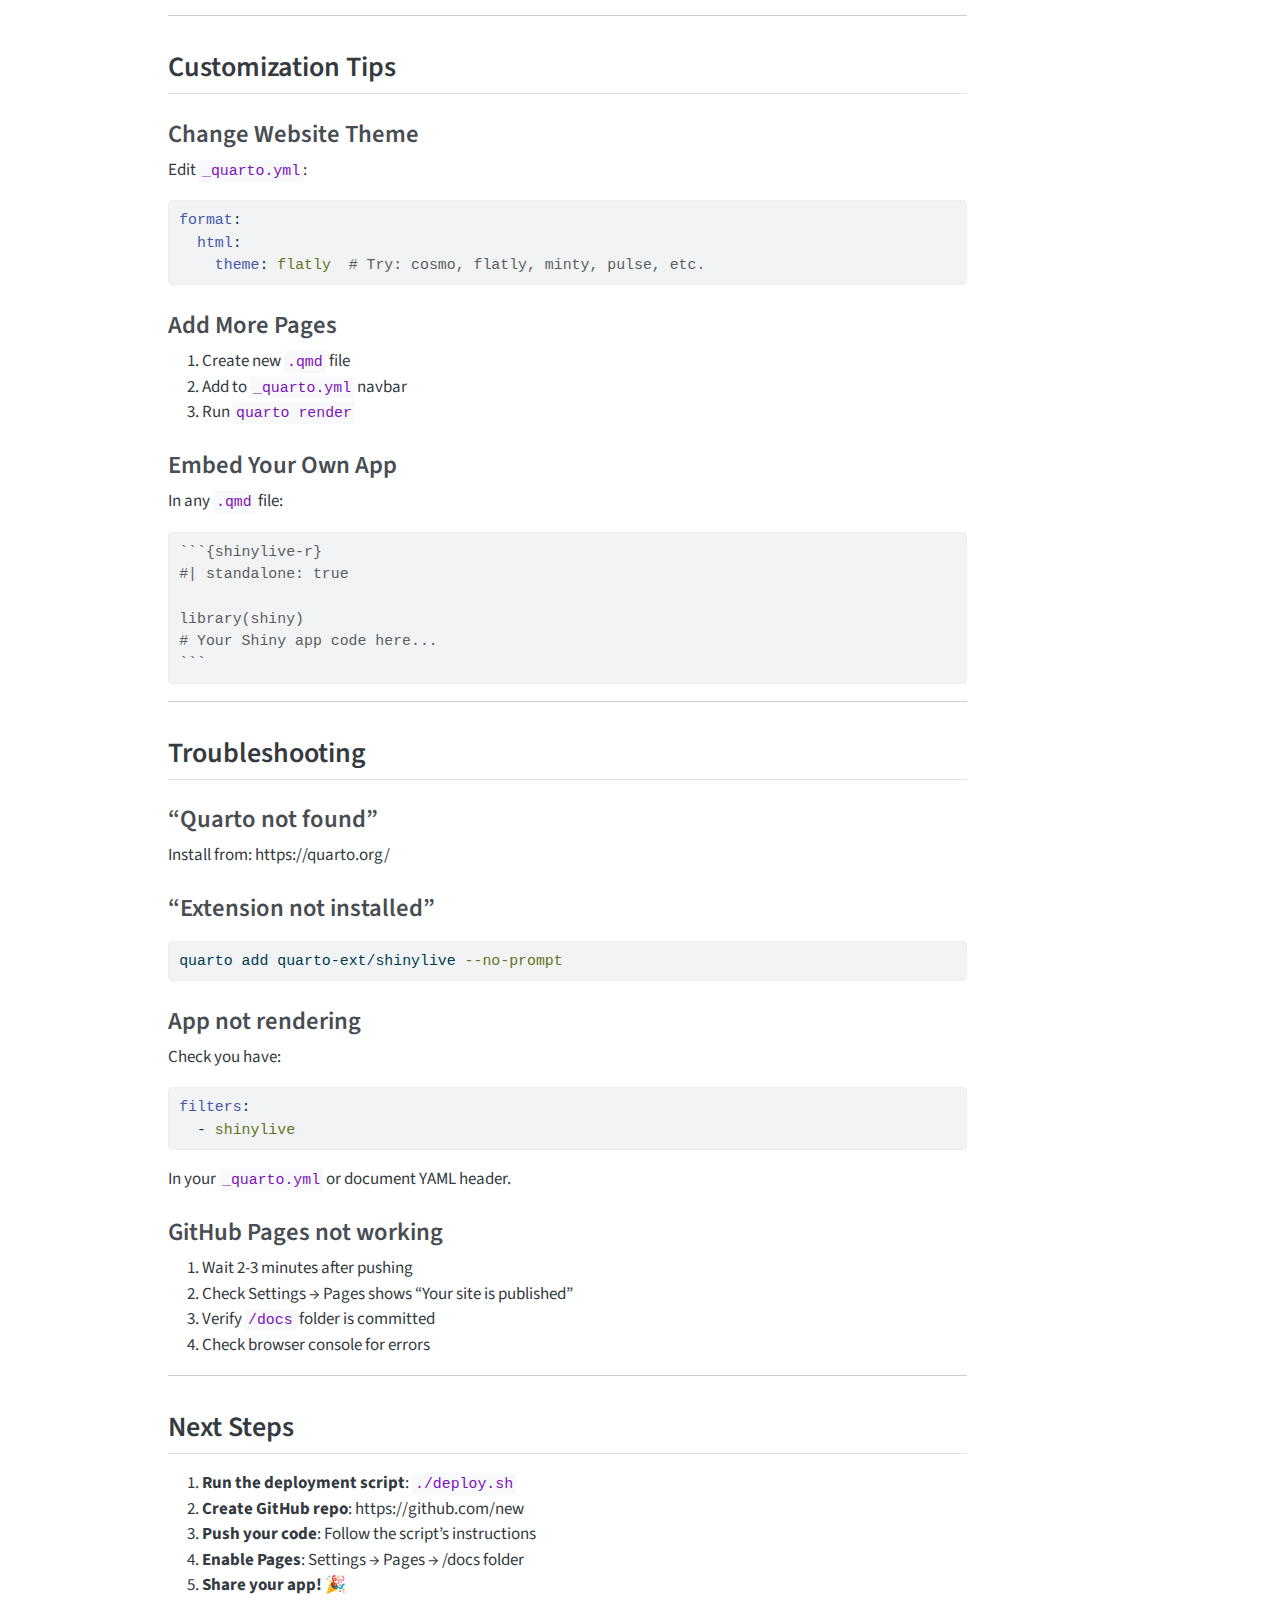
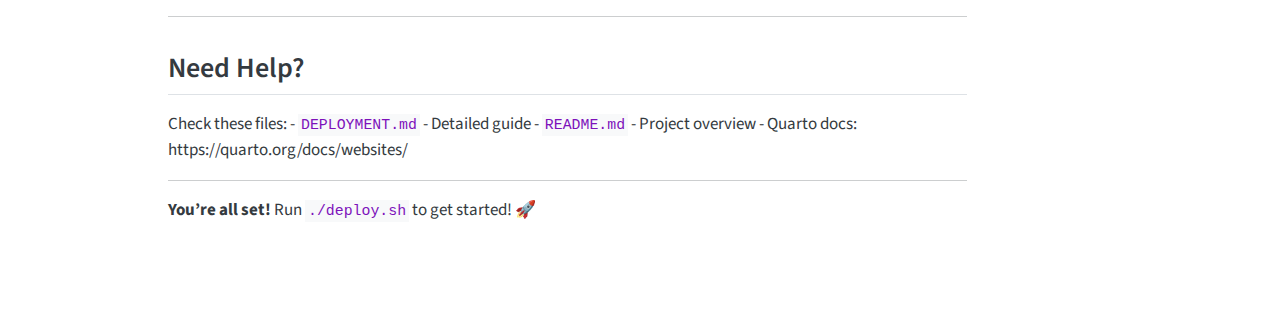
<file: docs/QUICKSTART.html>
<!DOCTYPE html>
<html xmlns="http://www.w3.org/1999/xhtml" lang="en" xml:lang="en"><head>

<meta charset="utf-8">
<meta name="generator" content="quarto-1.4.555">

<meta name="viewport" content="width=device-width, initial-scale=1.0, user-scalable=yes">


<title>Cancer Epigenetics Study</title>
<style>
code{white-space: pre-wrap;}
span.smallcaps{font-variant: small-caps;}
div.columns{display: flex; gap: min(4vw, 1.5em);}
div.column{flex: auto; overflow-x: auto;}
div.hanging-indent{margin-left: 1.5em; text-indent: -1.5em;}
ul.task-list{list-style: none;}
ul.task-list li input[type="checkbox"] {
  width: 0.8em;
  margin: 0 0.8em 0.2em -1em; /* quarto-specific, see https://github.com/quarto-dev/quarto-cli/issues/4556 */ 
  vertical-align: middle;
}
/* CSS for syntax highlighting */
pre > code.sourceCode { white-space: pre; position: relative; }
pre > code.sourceCode > span { line-height: 1.25; }
pre > code.sourceCode > span:empty { height: 1.2em; }
.sourceCode { overflow: visible; }
code.sourceCode > span { color: inherit; text-decoration: inherit; }
div.sourceCode { margin: 1em 0; }
pre.sourceCode { margin: 0; }
@media screen {
div.sourceCode { overflow: auto; }
}
@media print {
pre > code.sourceCode { white-space: pre-wrap; }
pre > code.sourceCode > span { text-indent: -5em; padding-left: 5em; }
}
pre.numberSource code
  { counter-reset: source-line 0; }
pre.numberSource code > span
  { position: relative; left: -4em; counter-increment: source-line; }
pre.numberSource code > span > a:first-child::before
  { content: counter(source-line);
    position: relative; left: -1em; text-align: right; vertical-align: baseline;
    border: none; display: inline-block;
    -webkit-touch-callout: none; -webkit-user-select: none;
    -khtml-user-select: none; -moz-user-select: none;
    -ms-user-select: none; user-select: none;
    padding: 0 4px; width: 4em;
  }
pre.numberSource { margin-left: 3em;  padding-left: 4px; }
div.sourceCode
  {   }
@media screen {
pre > code.sourceCode > span > a:first-child::before { text-decoration: underline; }
}
</style>


<script src="site_libs/quarto-nav/quarto-nav.js"></script>
<script src="site_libs/quarto-nav/headroom.min.js"></script>
<script src="site_libs/clipboard/clipboard.min.js"></script>
<script src="site_libs/quarto-search/autocomplete.umd.js"></script>
<script src="site_libs/quarto-search/fuse.min.js"></script>
<script src="site_libs/quarto-search/quarto-search.js"></script>
<meta name="quarto:offset" content="./">
<script src="site_libs/quarto-html/quarto.js"></script>
<script src="site_libs/quarto-html/popper.min.js"></script>
<script src="site_libs/quarto-html/tippy.umd.min.js"></script>
<script src="site_libs/quarto-html/anchor.min.js"></script>
<link href="site_libs/quarto-html/tippy.css" rel="stylesheet">
<link href="site_libs/quarto-html/quarto-syntax-highlighting.css" rel="stylesheet" id="quarto-text-highlighting-styles">
<script src="site_libs/bootstrap/bootstrap.min.js"></script>
<link href="site_libs/bootstrap/bootstrap-icons.css" rel="stylesheet">
<link href="site_libs/bootstrap/bootstrap.min.css" rel="stylesheet" id="quarto-bootstrap" data-mode="light">
<script id="quarto-search-options" type="application/json">{
  "location": "navbar",
  "copy-button": false,
  "collapse-after": 3,
  "panel-placement": "end",
  "type": "overlay",
  "limit": 50,
  "keyboard-shortcut": [
    "f",
    "/",
    "s"
  ],
  "show-item-context": false,
  "language": {
    "search-no-results-text": "No results",
    "search-matching-documents-text": "matching documents",
    "search-copy-link-title": "Copy link to search",
    "search-hide-matches-text": "Hide additional matches",
    "search-more-match-text": "more match in this document",
    "search-more-matches-text": "more matches in this document",
    "search-clear-button-title": "Clear",
    "search-text-placeholder": "",
    "search-detached-cancel-button-title": "Cancel",
    "search-submit-button-title": "Submit",
    "search-label": "Search"
  }
}</script>


</head>

<body class="nav-fixed">

<div id="quarto-search-results"></div>
  <header id="quarto-header" class="headroom fixed-top">
    <nav class="navbar navbar-expand-lg " data-bs-theme="dark">
      <div class="navbar-container container-fluid">
      <div class="navbar-brand-container mx-auto">
    <a class="navbar-brand" href="./index.html">
    <span class="navbar-title">Cancer Epigenetics Study</span>
    </a>
  </div>
            <div id="quarto-search" class="" title="Search"></div>
          <button class="navbar-toggler" type="button" data-bs-toggle="collapse" data-bs-target="#navbarCollapse" aria-controls="navbarCollapse" aria-expanded="false" aria-label="Toggle navigation" onclick="if (window.quartoToggleHeadroom) { window.quartoToggleHeadroom(); }">
  <span class="navbar-toggler-icon"></span>
</button>
          <div class="collapse navbar-collapse" id="navbarCollapse">
            <ul class="navbar-nav navbar-nav-scroll me-auto">
  <li class="nav-item">
    <a class="nav-link" href="./index.html"> 
<span class="menu-text">Home</span></a>
  </li>  
  <li class="nav-item">
    <a class="nav-link" href="./penguins-app.html"> 
<span class="menu-text">Penguin Analysis</span></a>
  </li>  
  <li class="nav-item">
    <a class="nav-link" href="./about.html"> 
<span class="menu-text">About</span></a>
  </li>  
</ul>
          </div> <!-- /navcollapse -->
          <div class="quarto-navbar-tools">
</div>
      </div> <!-- /container-fluid -->
    </nav>
</header>
<!-- content -->
<div id="quarto-content" class="quarto-container page-columns page-rows-contents page-layout-article page-navbar">
<!-- sidebar -->
<!-- margin-sidebar -->
    <div id="quarto-margin-sidebar" class="sidebar margin-sidebar">
        <nav id="TOC" role="doc-toc" class="toc-active">
    <h2 id="toc-title">On this page</h2>
   
  <ul>
  <li><a href="#quick-start-deploy-your-penguin-app" id="toc-quick-start-deploy-your-penguin-app" class="nav-link active" data-scroll-target="#quick-start-deploy-your-penguin-app">Quick Start: Deploy Your Penguin App</a>
  <ul class="collapse">
  <li><a href="#option-1-automated-deployment-easiest" id="toc-option-1-automated-deployment-easiest" class="nav-link" data-scroll-target="#option-1-automated-deployment-easiest">Option 1: Automated Deployment (Easiest) 🚀</a>
  <ul class="collapse">
  <li><a href="#step-1-install-quarto" id="toc-step-1-install-quarto" class="nav-link" data-scroll-target="#step-1-install-quarto">Step 1: Install Quarto</a></li>
  <li><a href="#step-2-run-deployment-script" id="toc-step-2-run-deployment-script" class="nav-link" data-scroll-target="#step-2-run-deployment-script">Step 2: Run Deployment Script</a></li>
  <li><a href="#step-3-push-to-github" id="toc-step-3-push-to-github" class="nav-link" data-scroll-target="#step-3-push-to-github">Step 3: Push to GitHub</a></li>
  <li><a href="#step-4-enable-github-pages" id="toc-step-4-enable-github-pages" class="nav-link" data-scroll-target="#step-4-enable-github-pages">Step 4: Enable GitHub Pages</a></li>
  </ul></li>
  <li><a href="#option-2-manual-quarto-rendering" id="toc-option-2-manual-quarto-rendering" class="nav-link" data-scroll-target="#option-2-manual-quarto-rendering">Option 2: Manual Quarto Rendering</a>
  <ul class="collapse">
  <li><a href="#step-1-install-extension" id="toc-step-1-install-extension" class="nav-link" data-scroll-target="#step-1-install-extension">Step 1: Install Extension</a></li>
  <li><a href="#step-2-render-single-document" id="toc-step-2-render-single-document" class="nav-link" data-scroll-target="#step-2-render-single-document">Step 2: Render Single Document</a></li>
  <li><a href="#step-3-render-entire-website" id="toc-step-3-render-entire-website" class="nav-link" data-scroll-target="#step-3-render-entire-website">Step 3: Render Entire Website</a></li>
  </ul></li>
  <li><a href="#files-i-created-for-you" id="toc-files-i-created-for-you" class="nav-link" data-scroll-target="#files-i-created-for-you">Files I Created For You</a>
  <ul class="collapse">
  <li><a href="#core-files" id="toc-core-files" class="nav-link" data-scroll-target="#core-files">Core Files</a></li>
  <li><a href="#documentation" id="toc-documentation" class="nav-link" data-scroll-target="#documentation">Documentation</a></li>
  <li><a href="#configuration" id="toc-configuration" class="nav-link" data-scroll-target="#configuration">Configuration</a></li>
  </ul></li>
  <li><a href="#what-youll-get" id="toc-what-youll-get" class="nav-link" data-scroll-target="#what-youll-get">What You’ll Get</a></li>
  <li><a href="#testing-locally" id="toc-testing-locally" class="nav-link" data-scroll-target="#testing-locally">Testing Locally</a>
  <ul class="collapse">
  <li><a href="#preview-before-deploying" id="toc-preview-before-deploying" class="nav-link" data-scroll-target="#preview-before-deploying">Preview Before Deploying</a></li>
  <li><a href="#test-just-the-app" id="toc-test-just-the-app" class="nav-link" data-scroll-target="#test-just-the-app">Test Just the App</a></li>
  </ul></li>
  <li><a href="#customization-tips" id="toc-customization-tips" class="nav-link" data-scroll-target="#customization-tips">Customization Tips</a>
  <ul class="collapse">
  <li><a href="#change-website-theme" id="toc-change-website-theme" class="nav-link" data-scroll-target="#change-website-theme">Change Website Theme</a></li>
  <li><a href="#add-more-pages" id="toc-add-more-pages" class="nav-link" data-scroll-target="#add-more-pages">Add More Pages</a></li>
  <li><a href="#embed-your-own-app" id="toc-embed-your-own-app" class="nav-link" data-scroll-target="#embed-your-own-app">Embed Your Own App</a></li>
  </ul></li>
  <li><a href="#troubleshooting" id="toc-troubleshooting" class="nav-link" data-scroll-target="#troubleshooting">Troubleshooting</a>
  <ul class="collapse">
  <li><a href="#quarto-not-found" id="toc-quarto-not-found" class="nav-link" data-scroll-target="#quarto-not-found">“Quarto not found”</a></li>
  <li><a href="#extension-not-installed" id="toc-extension-not-installed" class="nav-link" data-scroll-target="#extension-not-installed">“Extension not installed”</a></li>
  <li><a href="#app-not-rendering" id="toc-app-not-rendering" class="nav-link" data-scroll-target="#app-not-rendering">App not rendering</a></li>
  <li><a href="#github-pages-not-working" id="toc-github-pages-not-working" class="nav-link" data-scroll-target="#github-pages-not-working">GitHub Pages not working</a></li>
  </ul></li>
  <li><a href="#next-steps" id="toc-next-steps" class="nav-link" data-scroll-target="#next-steps">Next Steps</a></li>
  <li><a href="#need-help" id="toc-need-help" class="nav-link" data-scroll-target="#need-help">Need Help?</a></li>
  </ul></li>
  </ul>
</nav>
    </div>
<!-- main -->
<main class="content" id="quarto-document-content">




<section id="quick-start-deploy-your-penguin-app" class="level1">
<h1>Quick Start: Deploy Your Penguin App</h1>
<p>I’ve set up everything you need! Here are the two deployment methods:</p>
<hr>
<section id="option-1-automated-deployment-easiest" class="level2">
<h2 class="anchored" data-anchor-id="option-1-automated-deployment-easiest">Option 1: Automated Deployment (Easiest) 🚀</h2>
<section id="step-1-install-quarto" class="level3">
<h3 class="anchored" data-anchor-id="step-1-install-quarto">Step 1: Install Quarto</h3>
<div class="sourceCode" id="cb1"><pre class="sourceCode bash code-with-copy"><code class="sourceCode bash"><span id="cb1-1"><a href="#cb1-1" aria-hidden="true" tabindex="-1"></a><span class="co"># Check if installed</span></span>
<span id="cb1-2"><a href="#cb1-2" aria-hidden="true" tabindex="-1"></a><span class="ex">quarto</span> <span class="at">--version</span></span>
<span id="cb1-3"><a href="#cb1-3" aria-hidden="true" tabindex="-1"></a></span>
<span id="cb1-4"><a href="#cb1-4" aria-hidden="true" tabindex="-1"></a><span class="co"># If not installed, download from:</span></span>
<span id="cb1-5"><a href="#cb1-5" aria-hidden="true" tabindex="-1"></a><span class="co"># https://quarto.org/docs/get-started/</span></span>
<span id="cb1-6"><a href="#cb1-6" aria-hidden="true" tabindex="-1"></a><span class="co"># Or on Ubuntu:</span></span>
<span id="cb1-7"><a href="#cb1-7" aria-hidden="true" tabindex="-1"></a><span class="fu">sudo</span> apt install quarto</span></code><button title="Copy to Clipboard" class="code-copy-button"><i class="bi"></i></button></pre></div>
</section>
<section id="step-2-run-deployment-script" class="level3">
<h3 class="anchored" data-anchor-id="step-2-run-deployment-script">Step 2: Run Deployment Script</h3>
<div class="sourceCode" id="cb2"><pre class="sourceCode bash code-with-copy"><code class="sourceCode bash"><span id="cb2-1"><a href="#cb2-1" aria-hidden="true" tabindex="-1"></a><span class="bu">cd</span> /home/kiennm/Cancer_Epigenetics_Study</span>
<span id="cb2-2"><a href="#cb2-2" aria-hidden="true" tabindex="-1"></a><span class="ex">./deploy.sh</span></span></code><button title="Copy to Clipboard" class="code-copy-button"><i class="bi"></i></button></pre></div>
<p>This script will: - ✅ Install Quarto Shinylive extension - ✅ Build your website to <code>docs/</code> folder - ✅ Initialize git and commit files - ✅ Show you next steps</p>
</section>
<section id="step-3-push-to-github" class="level3">
<h3 class="anchored" data-anchor-id="step-3-push-to-github">Step 3: Push to GitHub</h3>
<p>Create a new repo at: https://github.com/new</p>
<p>Then run (replace YOUR_USERNAME):</p>
<div class="sourceCode" id="cb3"><pre class="sourceCode bash code-with-copy"><code class="sourceCode bash"><span id="cb3-1"><a href="#cb3-1" aria-hidden="true" tabindex="-1"></a><span class="fu">git</span> remote add origin https://github.com/YOUR_USERNAME/penguin-analysis.git</span>
<span id="cb3-2"><a href="#cb3-2" aria-hidden="true" tabindex="-1"></a><span class="fu">git</span> branch <span class="at">-M</span> main</span>
<span id="cb3-3"><a href="#cb3-3" aria-hidden="true" tabindex="-1"></a><span class="fu">git</span> push <span class="at">-u</span> origin main</span></code><button title="Copy to Clipboard" class="code-copy-button"><i class="bi"></i></button></pre></div>
</section>
<section id="step-4-enable-github-pages" class="level3">
<h3 class="anchored" data-anchor-id="step-4-enable-github-pages">Step 4: Enable GitHub Pages</h3>
<ol type="1">
<li>Go to your repo → <strong>Settings</strong> → <strong>Pages</strong></li>
<li>Source: <strong>main</strong> branch</li>
<li>Folder: <strong>/docs</strong></li>
<li>Click <strong>Save</strong></li>
</ol>
<p><strong>Done!</strong> Visit: <code>https://YOUR_USERNAME.github.io/penguin-analysis/</code></p>
<hr>
</section>
</section>
<section id="option-2-manual-quarto-rendering" class="level2">
<h2 class="anchored" data-anchor-id="option-2-manual-quarto-rendering">Option 2: Manual Quarto Rendering</h2>
<p>If you want more control:</p>
<section id="step-1-install-extension" class="level3">
<h3 class="anchored" data-anchor-id="step-1-install-extension">Step 1: Install Extension</h3>
<div class="sourceCode" id="cb4"><pre class="sourceCode bash code-with-copy"><code class="sourceCode bash"><span id="cb4-1"><a href="#cb4-1" aria-hidden="true" tabindex="-1"></a><span class="bu">cd</span> /home/kiennm/Cancer_Epigenetics_Study</span>
<span id="cb4-2"><a href="#cb4-2" aria-hidden="true" tabindex="-1"></a><span class="ex">quarto</span> add quarto-ext/shinylive <span class="at">--no-prompt</span></span></code><button title="Copy to Clipboard" class="code-copy-button"><i class="bi"></i></button></pre></div>
</section>
<section id="step-2-render-single-document" class="level3">
<h3 class="anchored" data-anchor-id="step-2-render-single-document">Step 2: Render Single Document</h3>
<div class="sourceCode" id="cb5"><pre class="sourceCode bash code-with-copy"><code class="sourceCode bash"><span id="cb5-1"><a href="#cb5-1" aria-hidden="true" tabindex="-1"></a><span class="co"># Just the app page</span></span>
<span id="cb5-2"><a href="#cb5-2" aria-hidden="true" tabindex="-1"></a><span class="ex">quarto</span> render penguins-app.qmd</span>
<span id="cb5-3"><a href="#cb5-3" aria-hidden="true" tabindex="-1"></a></span>
<span id="cb5-4"><a href="#cb5-4" aria-hidden="true" tabindex="-1"></a><span class="co"># Preview it</span></span>
<span id="cb5-5"><a href="#cb5-5" aria-hidden="true" tabindex="-1"></a><span class="ex">quarto</span> preview penguins-app.qmd</span></code><button title="Copy to Clipboard" class="code-copy-button"><i class="bi"></i></button></pre></div>
</section>
<section id="step-3-render-entire-website" class="level3">
<h3 class="anchored" data-anchor-id="step-3-render-entire-website">Step 3: Render Entire Website</h3>
<div class="sourceCode" id="cb6"><pre class="sourceCode bash code-with-copy"><code class="sourceCode bash"><span id="cb6-1"><a href="#cb6-1" aria-hidden="true" tabindex="-1"></a><span class="co"># Build full site</span></span>
<span id="cb6-2"><a href="#cb6-2" aria-hidden="true" tabindex="-1"></a><span class="ex">quarto</span> render</span>
<span id="cb6-3"><a href="#cb6-3" aria-hidden="true" tabindex="-1"></a></span>
<span id="cb6-4"><a href="#cb6-4" aria-hidden="true" tabindex="-1"></a><span class="co"># Preview locally</span></span>
<span id="cb6-5"><a href="#cb6-5" aria-hidden="true" tabindex="-1"></a><span class="ex">quarto</span> preview</span></code><button title="Copy to Clipboard" class="code-copy-button"><i class="bi"></i></button></pre></div>
<p>The app will open in your browser at <code>http://localhost:XXXX</code></p>
<hr>
</section>
</section>
<section id="files-i-created-for-you" class="level2">
<h2 class="anchored" data-anchor-id="files-i-created-for-you">Files I Created For You</h2>
<section id="core-files" class="level3">
<h3 class="anchored" data-anchor-id="core-files">Core Files</h3>
<ul>
<li>✅ <code>penguins-app.qmd</code> - Quarto doc with embedded Shinylive app</li>
<li>✅ <code>_quarto.yml</code> - Website configuration</li>
<li>✅ <code>index.qmd</code> - Home page</li>
<li>✅ <code>about.qmd</code> - About page</li>
</ul>
</section>
<section id="documentation" class="level3">
<h3 class="anchored" data-anchor-id="documentation">Documentation</h3>
<ul>
<li>✅ <code>DEPLOYMENT.md</code> - Detailed deployment guide</li>
<li>✅ <code>QUICKSTART.md</code> - This file</li>
<li>✅ <code>deploy.sh</code> - Automated deployment script</li>
</ul>
</section>
<section id="configuration" class="level3">
<h3 class="anchored" data-anchor-id="configuration">Configuration</h3>
<ul>
<li>✅ <code>.gitignore</code> - Git ignore rules</li>
</ul>
<hr>
</section>
</section>
<section id="what-youll-get" class="level2">
<h2 class="anchored" data-anchor-id="what-youll-get">What You’ll Get</h2>
<p>A complete Quarto website with:</p>
<p>📱 <strong>Home Page</strong> (<code>index.qmd</code>) - Overview of your project - Links to apps</p>
<p>🐧 <strong>Interactive App</strong> (<code>penguins-app.qmd</code>) - Embedded Shinylive Shiny app - Runs in browser (no server!) - Data exploration tools</p>
<p>ℹ️ <strong>About Page</strong> (<code>about.qmd</code>) - Project information - Technology stack - Dataset details</p>
<hr>
</section>
<section id="testing-locally" class="level2">
<h2 class="anchored" data-anchor-id="testing-locally">Testing Locally</h2>
<section id="preview-before-deploying" class="level3">
<h3 class="anchored" data-anchor-id="preview-before-deploying">Preview Before Deploying</h3>
<div class="sourceCode" id="cb7"><pre class="sourceCode bash code-with-copy"><code class="sourceCode bash"><span id="cb7-1"><a href="#cb7-1" aria-hidden="true" tabindex="-1"></a><span class="bu">cd</span> /home/kiennm/Cancer_Epigenetics_Study</span>
<span id="cb7-2"><a href="#cb7-2" aria-hidden="true" tabindex="-1"></a></span>
<span id="cb7-3"><a href="#cb7-3" aria-hidden="true" tabindex="-1"></a><span class="co"># Start preview server</span></span>
<span id="cb7-4"><a href="#cb7-4" aria-hidden="true" tabindex="-1"></a><span class="ex">quarto</span> preview</span>
<span id="cb7-5"><a href="#cb7-5" aria-hidden="true" tabindex="-1"></a></span>
<span id="cb7-6"><a href="#cb7-6" aria-hidden="true" tabindex="-1"></a><span class="co"># Opens at: http://localhost:XXXX</span></span>
<span id="cb7-7"><a href="#cb7-7" aria-hidden="true" tabindex="-1"></a><span class="co"># Auto-reloads when you edit files</span></span></code><button title="Copy to Clipboard" class="code-copy-button"><i class="bi"></i></button></pre></div>
</section>
<section id="test-just-the-app" class="level3">
<h3 class="anchored" data-anchor-id="test-just-the-app">Test Just the App</h3>
<div class="sourceCode" id="cb8"><pre class="sourceCode bash code-with-copy"><code class="sourceCode bash"><span id="cb8-1"><a href="#cb8-1" aria-hidden="true" tabindex="-1"></a><span class="co"># Render and open</span></span>
<span id="cb8-2"><a href="#cb8-2" aria-hidden="true" tabindex="-1"></a><span class="ex">quarto</span> render penguins-app.qmd</span>
<span id="cb8-3"><a href="#cb8-3" aria-hidden="true" tabindex="-1"></a><span class="fu">xdg-open</span> penguins-app.html</span></code><button title="Copy to Clipboard" class="code-copy-button"><i class="bi"></i></button></pre></div>
<hr>
</section>
</section>
<section id="customization-tips" class="level2">
<h2 class="anchored" data-anchor-id="customization-tips">Customization Tips</h2>
<section id="change-website-theme" class="level3">
<h3 class="anchored" data-anchor-id="change-website-theme">Change Website Theme</h3>
<p>Edit <code>_quarto.yml</code>:</p>
<div class="sourceCode" id="cb9"><pre class="sourceCode yaml code-with-copy"><code class="sourceCode yaml"><span id="cb9-1"><a href="#cb9-1" aria-hidden="true" tabindex="-1"></a><span class="fu">format</span><span class="kw">:</span></span>
<span id="cb9-2"><a href="#cb9-2" aria-hidden="true" tabindex="-1"></a><span class="at">  </span><span class="fu">html</span><span class="kw">:</span></span>
<span id="cb9-3"><a href="#cb9-3" aria-hidden="true" tabindex="-1"></a><span class="at">    </span><span class="fu">theme</span><span class="kw">:</span><span class="at"> flatly</span><span class="co">  # Try: cosmo, flatly, minty, pulse, etc.</span></span></code><button title="Copy to Clipboard" class="code-copy-button"><i class="bi"></i></button></pre></div>
</section>
<section id="add-more-pages" class="level3">
<h3 class="anchored" data-anchor-id="add-more-pages">Add More Pages</h3>
<ol type="1">
<li>Create new <code>.qmd</code> file</li>
<li>Add to <code>_quarto.yml</code> navbar</li>
<li>Run <code>quarto render</code></li>
</ol>
</section>
<section id="embed-your-own-app" class="level3">
<h3 class="anchored" data-anchor-id="embed-your-own-app">Embed Your Own App</h3>
<p>In any <code>.qmd</code> file:</p>
<div class="sourceCode" id="cb10"><pre class="sourceCode markdown code-with-copy"><code class="sourceCode markdown"><span id="cb10-1"><a href="#cb10-1" aria-hidden="true" tabindex="-1"></a><span class="in">```{shinylive-r}</span></span>
<span id="cb10-2"><a href="#cb10-2" aria-hidden="true" tabindex="-1"></a><span class="in">#| standalone: true</span></span>
<span id="cb10-3"><a href="#cb10-3" aria-hidden="true" tabindex="-1"></a></span>
<span id="cb10-4"><a href="#cb10-4" aria-hidden="true" tabindex="-1"></a><span class="in">library(shiny)</span></span>
<span id="cb10-5"><a href="#cb10-5" aria-hidden="true" tabindex="-1"></a><span class="in"># Your Shiny app code here...</span></span>
<span id="cb10-6"><a href="#cb10-6" aria-hidden="true" tabindex="-1"></a><span class="in">```</span></span></code><button title="Copy to Clipboard" class="code-copy-button"><i class="bi"></i></button></pre></div>
<hr>
</section>
</section>
<section id="troubleshooting" class="level2">
<h2 class="anchored" data-anchor-id="troubleshooting">Troubleshooting</h2>
<section id="quarto-not-found" class="level3">
<h3 class="anchored" data-anchor-id="quarto-not-found">“Quarto not found”</h3>
<p>Install from: https://quarto.org/</p>
</section>
<section id="extension-not-installed" class="level3">
<h3 class="anchored" data-anchor-id="extension-not-installed">“Extension not installed”</h3>
<div class="sourceCode" id="cb11"><pre class="sourceCode bash code-with-copy"><code class="sourceCode bash"><span id="cb11-1"><a href="#cb11-1" aria-hidden="true" tabindex="-1"></a><span class="ex">quarto</span> add quarto-ext/shinylive <span class="at">--no-prompt</span></span></code><button title="Copy to Clipboard" class="code-copy-button"><i class="bi"></i></button></pre></div>
</section>
<section id="app-not-rendering" class="level3">
<h3 class="anchored" data-anchor-id="app-not-rendering">App not rendering</h3>
<p>Check you have:</p>
<div class="sourceCode" id="cb12"><pre class="sourceCode yaml code-with-copy"><code class="sourceCode yaml"><span id="cb12-1"><a href="#cb12-1" aria-hidden="true" tabindex="-1"></a><span class="fu">filters</span><span class="kw">:</span></span>
<span id="cb12-2"><a href="#cb12-2" aria-hidden="true" tabindex="-1"></a><span class="at">  </span><span class="kw">-</span><span class="at"> shinylive</span></span></code><button title="Copy to Clipboard" class="code-copy-button"><i class="bi"></i></button></pre></div>
<p>In your <code>_quarto.yml</code> or document YAML header.</p>
</section>
<section id="github-pages-not-working" class="level3">
<h3 class="anchored" data-anchor-id="github-pages-not-working">GitHub Pages not working</h3>
<ol type="1">
<li>Wait 2-3 minutes after pushing</li>
<li>Check Settings → Pages shows “Your site is published”</li>
<li>Verify <code>/docs</code> folder is committed</li>
<li>Check browser console for errors</li>
</ol>
<hr>
</section>
</section>
<section id="next-steps" class="level2">
<h2 class="anchored" data-anchor-id="next-steps">Next Steps</h2>
<ol type="1">
<li><strong>Run the deployment script</strong>: <code>./deploy.sh</code></li>
<li><strong>Create GitHub repo</strong>: https://github.com/new</li>
<li><strong>Push your code</strong>: Follow the script’s instructions</li>
<li><strong>Enable Pages</strong>: Settings → Pages → /docs folder</li>
<li><strong>Share your app!</strong> 🎉</li>
</ol>
<hr>
</section>
<section id="need-help" class="level2">
<h2 class="anchored" data-anchor-id="need-help">Need Help?</h2>
<p>Check these files: - <code>DEPLOYMENT.md</code> - Detailed guide - <code>README.md</code> - Project overview - Quarto docs: https://quarto.org/docs/websites/</p>
<hr>
<p><strong>You’re all set!</strong> Run <code>./deploy.sh</code> to get started! 🚀</p>


</section>
</section>

</main> <!-- /main -->
<script id="quarto-html-after-body" type="application/javascript">
window.document.addEventListener("DOMContentLoaded", function (event) {
  const toggleBodyColorMode = (bsSheetEl) => {
    const mode = bsSheetEl.getAttribute("data-mode");
    const bodyEl = window.document.querySelector("body");
    if (mode === "dark") {
      bodyEl.classList.add("quarto-dark");
      bodyEl.classList.remove("quarto-light");
    } else {
      bodyEl.classList.add("quarto-light");
      bodyEl.classList.remove("quarto-dark");
    }
  }
  const toggleBodyColorPrimary = () => {
    const bsSheetEl = window.document.querySelector("link#quarto-bootstrap");
    if (bsSheetEl) {
      toggleBodyColorMode(bsSheetEl);
    }
  }
  toggleBodyColorPrimary();  
  const icon = "";
  const anchorJS = new window.AnchorJS();
  anchorJS.options = {
    placement: 'right',
    icon: icon
  };
  anchorJS.add('.anchored');
  const isCodeAnnotation = (el) => {
    for (const clz of el.classList) {
      if (clz.startsWith('code-annotation-')) {                     
        return true;
      }
    }
    return false;
  }
  const clipboard = new window.ClipboardJS('.code-copy-button', {
    text: function(trigger) {
      const codeEl = trigger.previousElementSibling.cloneNode(true);
      for (const childEl of codeEl.children) {
        if (isCodeAnnotation(childEl)) {
          childEl.remove();
        }
      }
      return codeEl.innerText;
    }
  });
  clipboard.on('success', function(e) {
    // button target
    const button = e.trigger;
    // don't keep focus
    button.blur();
    // flash "checked"
    button.classList.add('code-copy-button-checked');
    var currentTitle = button.getAttribute("title");
    button.setAttribute("title", "Copied!");
    let tooltip;
    if (window.bootstrap) {
      button.setAttribute("data-bs-toggle", "tooltip");
      button.setAttribute("data-bs-placement", "left");
      button.setAttribute("data-bs-title", "Copied!");
      tooltip = new bootstrap.Tooltip(button, 
        { trigger: "manual", 
          customClass: "code-copy-button-tooltip",
          offset: [0, -8]});
      tooltip.show();    
    }
    setTimeout(function() {
      if (tooltip) {
        tooltip.hide();
        button.removeAttribute("data-bs-title");
        button.removeAttribute("data-bs-toggle");
        button.removeAttribute("data-bs-placement");
      }
      button.setAttribute("title", currentTitle);
      button.classList.remove('code-copy-button-checked');
    }, 1000);
    // clear code selection
    e.clearSelection();
  });
    var localhostRegex = new RegExp(/^(?:http|https):\/\/localhost\:?[0-9]*\//);
    var mailtoRegex = new RegExp(/^mailto:/);
      var filterRegex = new RegExp('/' + window.location.host + '/');
    var isInternal = (href) => {
        return filterRegex.test(href) || localhostRegex.test(href) || mailtoRegex.test(href);
    }
    // Inspect non-navigation links and adorn them if external
 	var links = window.document.querySelectorAll('a[href]:not(.nav-link):not(.navbar-brand):not(.toc-action):not(.sidebar-link):not(.sidebar-item-toggle):not(.pagination-link):not(.no-external):not([aria-hidden]):not(.dropdown-item):not(.quarto-navigation-tool)');
    for (var i=0; i<links.length; i++) {
      const link = links[i];
      if (!isInternal(link.href)) {
        // undo the damage that might have been done by quarto-nav.js in the case of
        // links that we want to consider external
        if (link.dataset.originalHref !== undefined) {
          link.href = link.dataset.originalHref;
        }
      }
    }
  function tippyHover(el, contentFn, onTriggerFn, onUntriggerFn) {
    const config = {
      allowHTML: true,
      maxWidth: 500,
      delay: 100,
      arrow: false,
      appendTo: function(el) {
          return el.parentElement;
      },
      interactive: true,
      interactiveBorder: 10,
      theme: 'quarto',
      placement: 'bottom-start',
    };
    if (contentFn) {
      config.content = contentFn;
    }
    if (onTriggerFn) {
      config.onTrigger = onTriggerFn;
    }
    if (onUntriggerFn) {
      config.onUntrigger = onUntriggerFn;
    }
    window.tippy(el, config); 
  }
  const noterefs = window.document.querySelectorAll('a[role="doc-noteref"]');
  for (var i=0; i<noterefs.length; i++) {
    const ref = noterefs[i];
    tippyHover(ref, function() {
      // use id or data attribute instead here
      let href = ref.getAttribute('data-footnote-href') || ref.getAttribute('href');
      try { href = new URL(href).hash; } catch {}
      const id = href.replace(/^#\/?/, "");
      const note = window.document.getElementById(id);
      if (note) {
        return note.innerHTML;
      } else {
        return "";
      }
    });
  }
  const xrefs = window.document.querySelectorAll('a.quarto-xref');
  const processXRef = (id, note) => {
    // Strip column container classes
    const stripColumnClz = (el) => {
      el.classList.remove("page-full", "page-columns");
      if (el.children) {
        for (const child of el.children) {
          stripColumnClz(child);
        }
      }
    }
    stripColumnClz(note)
    if (id === null || id.startsWith('sec-')) {
      // Special case sections, only their first couple elements
      const container = document.createElement("div");
      if (note.children && note.children.length > 2) {
        container.appendChild(note.children[0].cloneNode(true));
        for (let i = 1; i < note.children.length; i++) {
          const child = note.children[i];
          if (child.tagName === "P" && child.innerText === "") {
            continue;
          } else {
            container.appendChild(child.cloneNode(true));
            break;
          }
        }
        if (window.Quarto?.typesetMath) {
          window.Quarto.typesetMath(container);
        }
        return container.innerHTML
      } else {
        if (window.Quarto?.typesetMath) {
          window.Quarto.typesetMath(note);
        }
        return note.innerHTML;
      }
    } else {
      // Remove any anchor links if they are present
      const anchorLink = note.querySelector('a.anchorjs-link');
      if (anchorLink) {
        anchorLink.remove();
      }
      if (window.Quarto?.typesetMath) {
        window.Quarto.typesetMath(note);
      }
      // TODO in 1.5, we should make sure this works without a callout special case
      if (note.classList.contains("callout")) {
        return note.outerHTML;
      } else {
        return note.innerHTML;
      }
    }
  }
  for (var i=0; i<xrefs.length; i++) {
    const xref = xrefs[i];
    tippyHover(xref, undefined, function(instance) {
      instance.disable();
      let url = xref.getAttribute('href');
      let hash = undefined; 
      if (url.startsWith('#')) {
        hash = url;
      } else {
        try { hash = new URL(url).hash; } catch {}
      }
      if (hash) {
        const id = hash.replace(/^#\/?/, "");
        const note = window.document.getElementById(id);
        if (note !== null) {
          try {
            const html = processXRef(id, note.cloneNode(true));
            instance.setContent(html);
          } finally {
            instance.enable();
            instance.show();
          }
        } else {
          // See if we can fetch this
          fetch(url.split('#')[0])
          .then(res => res.text())
          .then(html => {
            const parser = new DOMParser();
            const htmlDoc = parser.parseFromString(html, "text/html");
            const note = htmlDoc.getElementById(id);
            if (note !== null) {
              const html = processXRef(id, note);
              instance.setContent(html);
            } 
          }).finally(() => {
            instance.enable();
            instance.show();
          });
        }
      } else {
        // See if we can fetch a full url (with no hash to target)
        // This is a special case and we should probably do some content thinning / targeting
        fetch(url)
        .then(res => res.text())
        .then(html => {
          const parser = new DOMParser();
          const htmlDoc = parser.parseFromString(html, "text/html");
          const note = htmlDoc.querySelector('main.content');
          if (note !== null) {
            // This should only happen for chapter cross references
            // (since there is no id in the URL)
            // remove the first header
            if (note.children.length > 0 && note.children[0].tagName === "HEADER") {
              note.children[0].remove();
            }
            const html = processXRef(null, note);
            instance.setContent(html);
          } 
        }).finally(() => {
          instance.enable();
          instance.show();
        });
      }
    }, function(instance) {
    });
  }
      let selectedAnnoteEl;
      const selectorForAnnotation = ( cell, annotation) => {
        let cellAttr = 'data-code-cell="' + cell + '"';
        let lineAttr = 'data-code-annotation="' +  annotation + '"';
        const selector = 'span[' + cellAttr + '][' + lineAttr + ']';
        return selector;
      }
      const selectCodeLines = (annoteEl) => {
        const doc = window.document;
        const targetCell = annoteEl.getAttribute("data-target-cell");
        const targetAnnotation = annoteEl.getAttribute("data-target-annotation");
        const annoteSpan = window.document.querySelector(selectorForAnnotation(targetCell, targetAnnotation));
        const lines = annoteSpan.getAttribute("data-code-lines").split(",");
        const lineIds = lines.map((line) => {
          return targetCell + "-" + line;
        })
        let top = null;
        let height = null;
        let parent = null;
        if (lineIds.length > 0) {
            //compute the position of the single el (top and bottom and make a div)
            const el = window.document.getElementById(lineIds[0]);
            top = el.offsetTop;
            height = el.offsetHeight;
            parent = el.parentElement.parentElement;
          if (lineIds.length > 1) {
            const lastEl = window.document.getElementById(lineIds[lineIds.length - 1]);
            const bottom = lastEl.offsetTop + lastEl.offsetHeight;
            height = bottom - top;
          }
          if (top !== null && height !== null && parent !== null) {
            // cook up a div (if necessary) and position it 
            let div = window.document.getElementById("code-annotation-line-highlight");
            if (div === null) {
              div = window.document.createElement("div");
              div.setAttribute("id", "code-annotation-line-highlight");
              div.style.position = 'absolute';
              parent.appendChild(div);
            }
            div.style.top = top - 2 + "px";
            div.style.height = height + 4 + "px";
            div.style.left = 0;
            let gutterDiv = window.document.getElementById("code-annotation-line-highlight-gutter");
            if (gutterDiv === null) {
              gutterDiv = window.document.createElement("div");
              gutterDiv.setAttribute("id", "code-annotation-line-highlight-gutter");
              gutterDiv.style.position = 'absolute';
              const codeCell = window.document.getElementById(targetCell);
              const gutter = codeCell.querySelector('.code-annotation-gutter');
              gutter.appendChild(gutterDiv);
            }
            gutterDiv.style.top = top - 2 + "px";
            gutterDiv.style.height = height + 4 + "px";
          }
          selectedAnnoteEl = annoteEl;
        }
      };
      const unselectCodeLines = () => {
        const elementsIds = ["code-annotation-line-highlight", "code-annotation-line-highlight-gutter"];
        elementsIds.forEach((elId) => {
          const div = window.document.getElementById(elId);
          if (div) {
            div.remove();
          }
        });
        selectedAnnoteEl = undefined;
      };
        // Handle positioning of the toggle
    window.addEventListener(
      "resize",
      throttle(() => {
        elRect = undefined;
        if (selectedAnnoteEl) {
          selectCodeLines(selectedAnnoteEl);
        }
      }, 10)
    );
    function throttle(fn, ms) {
    let throttle = false;
    let timer;
      return (...args) => {
        if(!throttle) { // first call gets through
            fn.apply(this, args);
            throttle = true;
        } else { // all the others get throttled
            if(timer) clearTimeout(timer); // cancel #2
            timer = setTimeout(() => {
              fn.apply(this, args);
              timer = throttle = false;
            }, ms);
        }
      };
    }
      // Attach click handler to the DT
      const annoteDls = window.document.querySelectorAll('dt[data-target-cell]');
      for (const annoteDlNode of annoteDls) {
        annoteDlNode.addEventListener('click', (event) => {
          const clickedEl = event.target;
          if (clickedEl !== selectedAnnoteEl) {
            unselectCodeLines();
            const activeEl = window.document.querySelector('dt[data-target-cell].code-annotation-active');
            if (activeEl) {
              activeEl.classList.remove('code-annotation-active');
            }
            selectCodeLines(clickedEl);
            clickedEl.classList.add('code-annotation-active');
          } else {
            // Unselect the line
            unselectCodeLines();
            clickedEl.classList.remove('code-annotation-active');
          }
        });
      }
  const findCites = (el) => {
    const parentEl = el.parentElement;
    if (parentEl) {
      const cites = parentEl.dataset.cites;
      if (cites) {
        return {
          el,
          cites: cites.split(' ')
        };
      } else {
        return findCites(el.parentElement)
      }
    } else {
      return undefined;
    }
  };
  var bibliorefs = window.document.querySelectorAll('a[role="doc-biblioref"]');
  for (var i=0; i<bibliorefs.length; i++) {
    const ref = bibliorefs[i];
    const citeInfo = findCites(ref);
    if (citeInfo) {
      tippyHover(citeInfo.el, function() {
        var popup = window.document.createElement('div');
        citeInfo.cites.forEach(function(cite) {
          var citeDiv = window.document.createElement('div');
          citeDiv.classList.add('hanging-indent');
          citeDiv.classList.add('csl-entry');
          var biblioDiv = window.document.getElementById('ref-' + cite);
          if (biblioDiv) {
            citeDiv.innerHTML = biblioDiv.innerHTML;
          }
          popup.appendChild(citeDiv);
        });
        return popup.innerHTML;
      });
    }
  }
});
</script>
</div> <!-- /content -->




</body></html>
</file>
<file: docs/site_libs/quarto-html/tippy.css>
.tippy-box[data-animation=fade][data-state=hidden]{opacity:0}[data-tippy-root]{max-width:calc(100vw - 10px)}.tippy-box{position:relative;background-color:#333;color:#fff;border-radius:4px;font-size:14px;line-height:1.4;white-space:normal;outline:0;transition-property:transform,visibility,opacity}.tippy-box[data-placement^=top]>.tippy-arrow{bottom:0}.tippy-box[data-placement^=top]>.tippy-arrow:before{bottom:-7px;left:0;border-width:8px 8px 0;border-top-color:initial;transform-origin:center top}.tippy-box[data-placement^=bottom]>.tippy-arrow{top:0}.tippy-box[data-placement^=bottom]>.tippy-arrow:before{top:-7px;left:0;border-width:0 8px 8px;border-bottom-color:initial;transform-origin:center bottom}.tippy-box[data-placement^=left]>.tippy-arrow{right:0}.tippy-box[data-placement^=left]>.tippy-arrow:before{border-width:8px 0 8px 8px;border-left-color:initial;right:-7px;transform-origin:center left}.tippy-box[data-placement^=right]>.tippy-arrow{left:0}.tippy-box[data-placement^=right]>.tippy-arrow:before{left:-7px;border-width:8px 8px 8px 0;border-right-color:initial;transform-origin:center right}.tippy-box[data-inertia][data-state=visible]{transition-timing-function:cubic-bezier(.54,1.5,.38,1.11)}.tippy-arrow{width:16px;height:16px;color:#333}.tippy-arrow:before{content:"";position:absolute;border-color:transparent;border-style:solid}.tippy-content{position:relative;padding:5px 9px;z-index:1}
</file>
<file: docs/site_libs/quarto-html/quarto-syntax-highlighting.css>
/* quarto syntax highlight colors */
:root {
  --quarto-hl-ot-color: #003B4F;
  --quarto-hl-at-color: #657422;
  --quarto-hl-ss-color: #20794D;
  --quarto-hl-an-color: #5E5E5E;
  --quarto-hl-fu-color: #4758AB;
  --quarto-hl-st-color: #20794D;
  --quarto-hl-cf-color: #003B4F;
  --quarto-hl-op-color: #5E5E5E;
  --quarto-hl-er-color: #AD0000;
  --quarto-hl-bn-color: #AD0000;
  --quarto-hl-al-color: #AD0000;
  --quarto-hl-va-color: #111111;
  --quarto-hl-bu-color: inherit;
  --quarto-hl-ex-color: inherit;
  --quarto-hl-pp-color: #AD0000;
  --quarto-hl-in-color: #5E5E5E;
  --quarto-hl-vs-color: #20794D;
  --quarto-hl-wa-color: #5E5E5E;
  --quarto-hl-do-color: #5E5E5E;
  --quarto-hl-im-color: #00769E;
  --quarto-hl-ch-color: #20794D;
  --quarto-hl-dt-color: #AD0000;
  --quarto-hl-fl-color: #AD0000;
  --quarto-hl-co-color: #5E5E5E;
  --quarto-hl-cv-color: #5E5E5E;
  --quarto-hl-cn-color: #8f5902;
  --quarto-hl-sc-color: #5E5E5E;
  --quarto-hl-dv-color: #AD0000;
  --quarto-hl-kw-color: #003B4F;
}

/* other quarto variables */
:root {
  --quarto-font-monospace: SFMono-Regular, Menlo, Monaco, Consolas, "Liberation Mono", "Courier New", monospace;
}

pre > code.sourceCode > span {
  color: #003B4F;
}

code span {
  color: #003B4F;
}

code.sourceCode > span {
  color: #003B4F;
}

div.sourceCode,
div.sourceCode pre.sourceCode {
  color: #003B4F;
}

code span.ot {
  color: #003B4F;
  font-style: inherit;
}

code span.at {
  color: #657422;
  font-style: inherit;
}

code span.ss {
  color: #20794D;
  font-style: inherit;
}

code span.an {
  color: #5E5E5E;
  font-style: inherit;
}

code span.fu {
  color: #4758AB;
  font-style: inherit;
}

code span.st {
  color: #20794D;
  font-style: inherit;
}

code span.cf {
  color: #003B4F;
  font-style: inherit;
}

code span.op {
  color: #5E5E5E;
  font-style: inherit;
}

code span.er {
  color: #AD0000;
  font-style: inherit;
}

code span.bn {
  color: #AD0000;
  font-style: inherit;
}

code span.al {
  color: #AD0000;
  font-style: inherit;
}

code span.va {
  color: #111111;
  font-style: inherit;
}

code span.bu {
  font-style: inherit;
}

code span.ex {
  font-style: inherit;
}

code span.pp {
  color: #AD0000;
  font-style: inherit;
}

code span.in {
  color: #5E5E5E;
  font-style: inherit;
}

code span.vs {
  color: #20794D;
  font-style: inherit;
}

code span.wa {
  color: #5E5E5E;
  font-style: italic;
}

code span.do {
  color: #5E5E5E;
  font-style: italic;
}

code span.im {
  color: #00769E;
  font-style: inherit;
}

code span.ch {
  color: #20794D;
  font-style: inherit;
}

code span.dt {
  color: #AD0000;
  font-style: inherit;
}

code span.fl {
  color: #AD0000;
  font-style: inherit;
}

code span.co {
  color: #5E5E5E;
  font-style: inherit;
}

code span.cv {
  color: #5E5E5E;
  font-style: italic;
}

code span.cn {
  color: #8f5902;
  font-style: inherit;
}

code span.sc {
  color: #5E5E5E;
  font-style: inherit;
}

code span.dv {
  color: #AD0000;
  font-style: inherit;
}

code span.kw {
  color: #003B4F;
  font-style: inherit;
}

.prevent-inlining {
  content: "</";
}

/*# sourceMappingURL=debc5d5d77c3f9108843748ff7464032.css.map */
</file>
